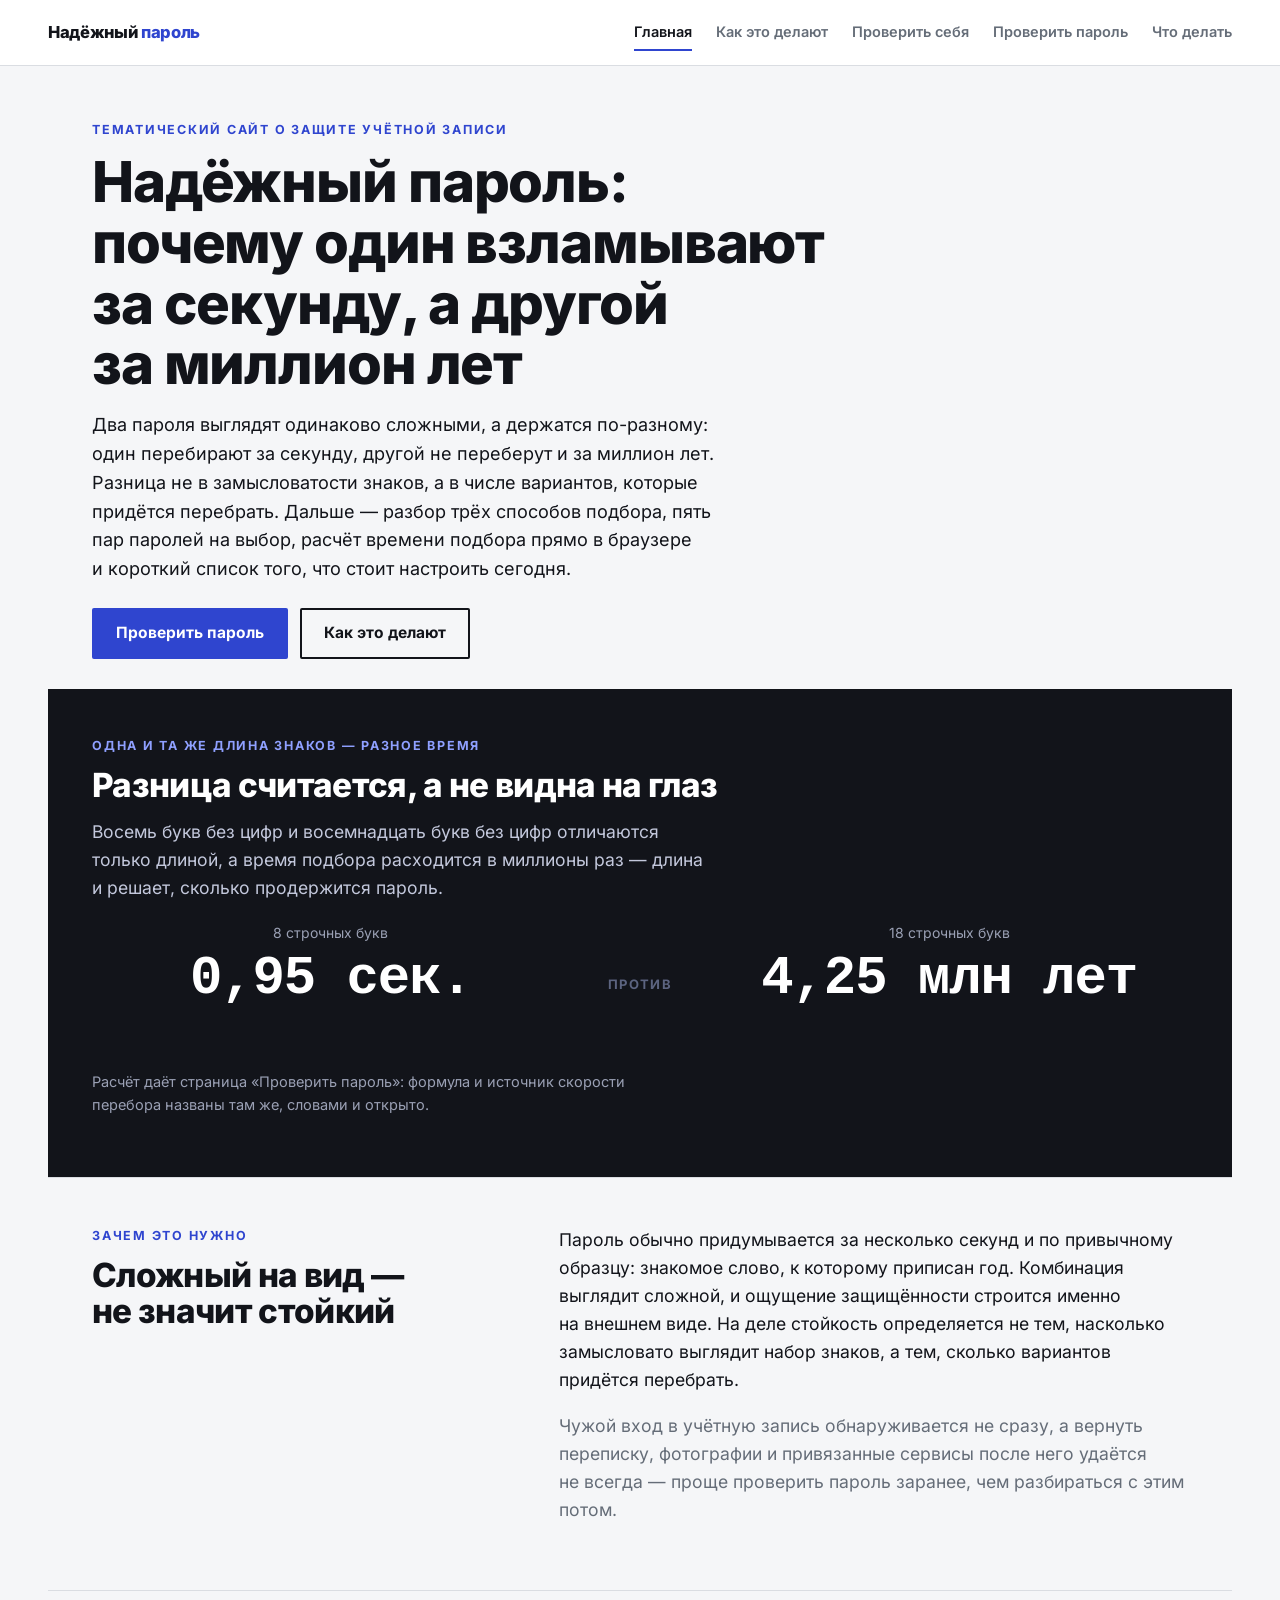
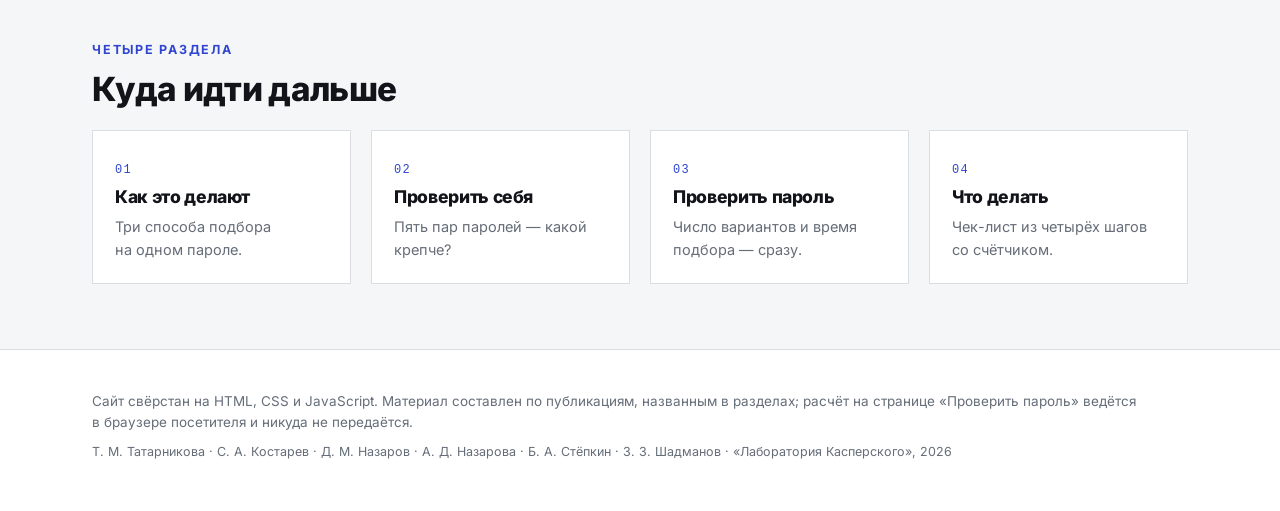
<file: index.html>
<!DOCTYPE html>
<!-- ⛔ СОБРАННАЯ СТРАНИЦА. Правки вносить в st916_parol.src\index.html и пересобирать:
     python _site_build.py out\st916_parol.src
     Здесь base64 шрифтов и картинок — ручная правка утонет и пропадёт. -->

<html lang="ru">
<head>
<meta charset="utf-8">
<meta name="viewport" content="width=device-width, initial-scale=1">
<title>Надёжный пароль: почему один взламывают за&nbsp;секунду, а&nbsp;другой за&nbsp;миллион лет</title>
<link rel="icon" href="data:image/svg+xml,%3Csvg xmlns='http://www.w3.org/2000/svg' viewBox='0 0 64 64'%3E%3Crect width='64' height='64' fill='%23f5f6f8'/%3E%3Cpath d='M20 28v-6a12 12 0 0 1 24 0v6' fill='none' stroke='%2312141a' stroke-width='5'/%3E%3Crect x='16' y='28' width='32' height='24' rx='3' fill='%232f45cf'/%3E%3Ccircle cx='32' cy='38' r='3.5' fill='%23f5f6f8'/%3E%3Crect x='30' y='40' width='4' height='7' fill='%23f5f6f8'/%3E%3C/svg%3E">
<link rel="stylesheet" href="style.css">
<!-- САЙТ. Формат: PROMPT_сайт.md. Заказ 916 «Надёжный пароль», партия 92.
     Источник — блок «Сайт.docx» и глава 1 файла КОМПЛЕКТ916_ПАРОЛЬ.md.
     ⛔ ЛГ-Ж0/СТ-З3: своего опроса, анкеты и апробации на сайте нет; числа — из
     публикаций, названных в главе 1: Татарникова · «Лаборатория Касперского» · Костарев ·
     Назаров Д. М. · Назарова А. Д. · Стёпкин · Шадманов.
     Страницы: П1 главная · П2 как это делают · П3 проверить себя · П4 проверить
     пароль (главный инструмент) · П5 что делать.
     Инструменты: И7 переключатель · И1 тест · И2 секундомер взлома (главный) · И6
     чек-лист (четыре, минимум три).
     Направление вида В2 «швейцарский модерн»; носитель графики — авторский SVG
     (исключение по норме фото: тип комплекта СТИКЕРЫ, тема — числа и символы). -->
</head>
<body data-page="главная">

<header class="top">
  <div class="wrap in">
    <a class="brand" href="index.html">Надёжный <span>пароль</span></a>
    <nav data-menu>
      <a href="index.html" aria-current="page">Главная</a>
      <a href="kak-lomayut.html">Как это делают</a>
      <a href="proverit-sebya.html">Проверить себя</a>
      <a href="proverit-parol.html">Проверить пароль</a>
      <a href="chto-delat.html">Что делать</a>
    </nav>
  </div>
</header>

<main>
  <section class="hero wrap" data-hero="Э2">
    <p class="kicker">Тематический сайт о&nbsp;защите учётной записи</p>
    <h1>Надёжный пароль: почему один взламывают за&nbsp;секунду, а&nbsp;другой за&nbsp;миллион лет</h1>
    <p class="lead">Два пароля выглядят одинаково сложными, а&nbsp;держатся по-разному: один
      перебирают за&nbsp;секунду, другой не&nbsp;переберут и&nbsp;за&nbsp;миллион лет. Разница не&nbsp;в
      замысловатости знаков, а&nbsp;в&nbsp;числе вариантов, которые придётся перебрать. Дальше —
      разбор трёх способов подбора, пять пар паролей на&nbsp;выбор, расчёт времени подбора
      прямо в&nbsp;браузере и&nbsp;короткий список того, что стоит настроить сегодня.</p>
    <div class="btns">
      <a class="btn" href="proverit-parol.html">Проверить пароль</a>
      <a class="btn ghost" href="kak-lomayut.html">Как это делают</a>
    </div>
  </section>

  <section class="stat wrap" data-sec="С3">
    <p class="kicker">Одна и&nbsp;та&nbsp;же&nbsp;длина знаков — разное время</p>
    <h2 style="color:#fff">Разница считается, а&nbsp;не&nbsp;видна на&nbsp;глаз</h2>
    <p style="color:#c3c8dc;max-width:56ch;margin-top:14px">Восемь букв без цифр и
      восемнадцать букв без цифр отличаются только длиной, а&nbsp;время подбора расходится
      в&nbsp;миллионы раз — длина и&nbsp;решает, сколько продержится пароль.</p>
    <div class="row">
      <div class="cell">
        <p style="color:#9aa0b4;font-size:14px;margin-bottom:8px">8 строчных букв</p>
        <p class="n">0,95 сек.</p>
      </div>
      <p class="vs">против</p>
      <div class="cell">
        <p style="color:#9aa0b4;font-size:14px;margin-bottom:8px">18 строчных букв</p>
        <p class="n">4,25 млн лет</p>
      </div>
    </div>
    <p class="cap">Расчёт даёт страница «Проверить пароль»: формула и&nbsp;источник скорости
      перебора названы там же, словами и&nbsp;открыто.</p>
  </section>

  <section class="sec wrap" data-sec="С1">
    <div class="g">
      <div class="c5">
        <p class="kicker">Зачем это нужно</p>
        <h2>Сложный на&nbsp;вид — не&nbsp;значит стойкий</h2>
      </div>
      <div class="c7">
        <p>Пароль обычно придумывается за&nbsp;несколько секунд и&nbsp;по&nbsp;привычному образцу:
          знакомое слово, к&nbsp;которому приписан год. Комбинация выглядит сложной, и
          ощущение защищённости строится именно на&nbsp;внешнем виде. На&nbsp;деле стойкость
          определяется не&nbsp;тем, насколько замысловато выглядит набор знаков, а&nbsp;тем,
          сколько вариантов придётся перебрать.</p>
        <p class="dim">Чужой вход в&nbsp;учётную запись обнаруживается не&nbsp;сразу, а&nbsp;вернуть
          переписку, фотографии и&nbsp;привязанные сервисы после него удаётся не&nbsp;всегда —
          проще проверить пароль заранее, чем разбираться с&nbsp;этим потом.</p>
      </div>
    </div>
  </section>

  <section class="sec wrap" data-sec="С2">
    <p class="kicker">Четыре раздела</p>
    <h2 style="margin-bottom:22px">Куда идти дальше</h2>
    <div class="cards">
      <a class="card" href="kak-lomayut.html">
        <p class="n">01</p>
        <h3>Как это делают</h3>
        <p>Три способа подбора на&nbsp;одном пароле.</p>
      </a>
      <a class="card" href="proverit-sebya.html">
        <p class="n">02</p>
        <h3>Проверить себя</h3>
        <p>Пять пар паролей — какой крепче?</p>
      </a>
      <a class="card" href="proverit-parol.html">
        <p class="n">03</p>
        <h3>Проверить пароль</h3>
        <p>Число вариантов и&nbsp;время подбора — сразу.</p>
      </a>
      <a class="card" href="chto-delat.html">
        <p class="n">04</p>
        <h3>Что делать</h3>
        <p>Чек-лист из&nbsp;четырёх шагов со&nbsp;счётчиком.</p>
      </a>
    </div>
  </section>
</main>

<footer>
  <div class="wrap">
    <p>Сайт свёрстан на&nbsp;HTML, CSS и&nbsp;JavaScript. Материал составлен по&nbsp;публикациям,
      названным в&nbsp;разделах; расчёт на&nbsp;странице «Проверить пароль» ведётся в&nbsp;браузере
      посетителя и&nbsp;никуда не&nbsp;передаётся.</p>
    <p class="src-list">Т. М. Татарникова · С. А. Костарев · Д. М. Назаров · А. Д. Назарова
      · Б. А. Стёпкин · З. З. Шадманов · «Лаборатория Касперского», 2026</p>
  </div>
</footer>

<script src="app.js"></script>
</body>
</html>
</file>
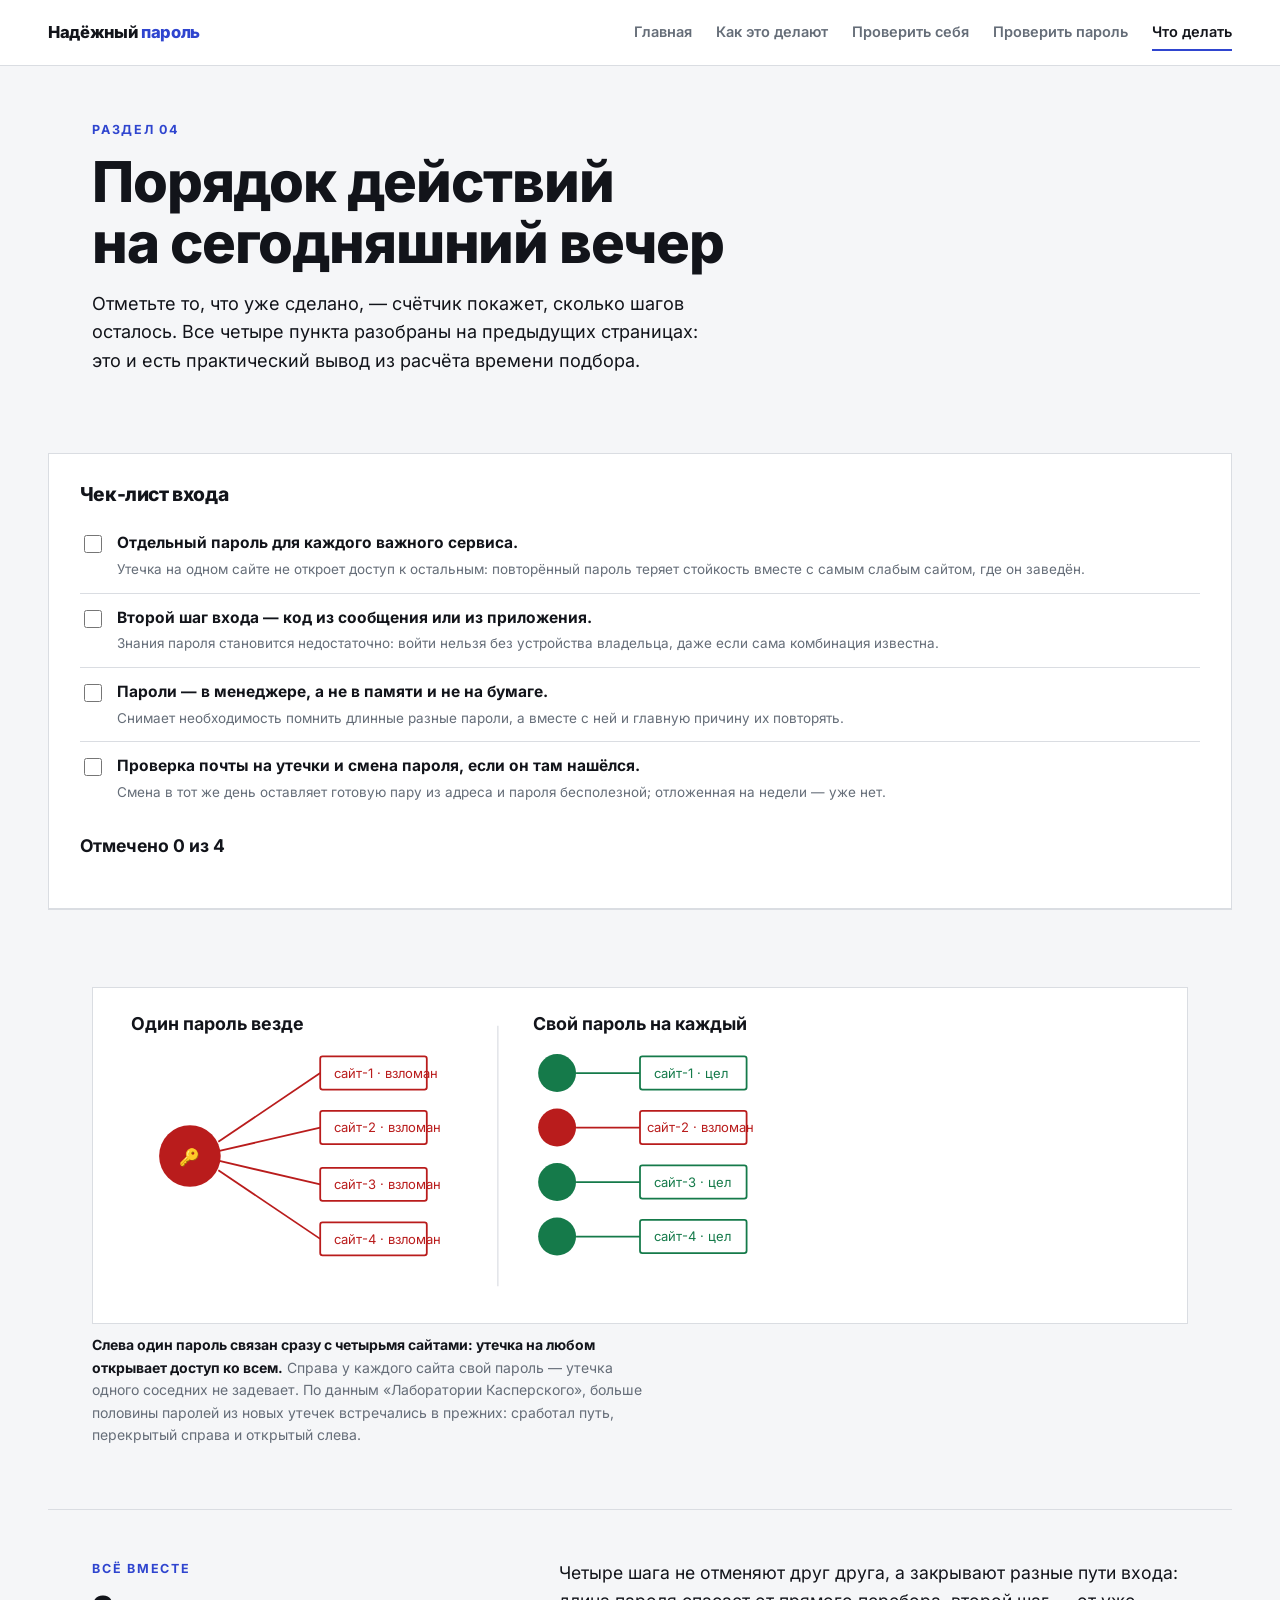
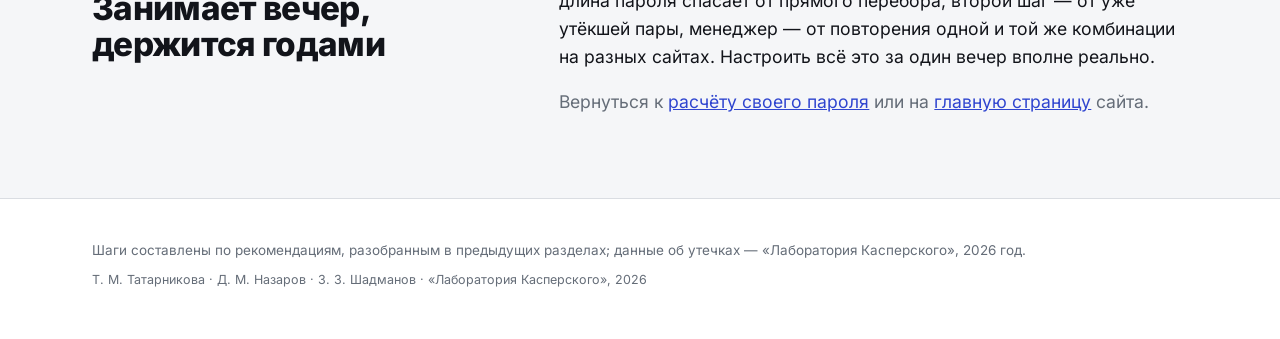
<file: chto-delat.html>
<!DOCTYPE html>
<!-- ⛔ СОБРАННАЯ СТРАНИЦА. Правки вносить в st916_parol.src\chto-delat.html и пересобирать:
     python _site_build.py out\st916_parol.src
     Здесь base64 шрифтов и картинок — ручная правка утонет и пропадёт. -->

<html lang="ru">
<head>
<meta charset="utf-8">
<meta name="viewport" content="width=device-width, initial-scale=1">
<title>Что делать — надёжный пароль</title>
<link rel="icon" href="data:image/svg+xml,%3Csvg xmlns='http://www.w3.org/2000/svg' viewBox='0 0 64 64'%3E%3Crect width='64' height='64' fill='%23f5f6f8'/%3E%3Cpath d='M20 28v-6a12 12 0 0 1 24 0v6' fill='none' stroke='%2312141a' stroke-width='5'/%3E%3Crect x='16' y='28' width='32' height='24' rx='3' fill='%232f45cf'/%3E%3Ccircle cx='32' cy='38' r='3.5' fill='%23f5f6f8'/%3E%3Crect x='30' y='40' width='4' height='7' fill='%23f5f6f8'/%3E%3C/svg%3E">
<link rel="stylesheet" href="style.css">
</head>
<body data-page="что делать">

<header class="top">
  <div class="wrap in">
    <a class="brand" href="index.html">Надёжный <span>пароль</span></a>
    <nav data-menu>
      <a href="index.html">Главная</a>
      <a href="kak-lomayut.html">Как это делают</a>
      <a href="proverit-sebya.html">Проверить себя</a>
      <a href="proverit-parol.html">Проверить пароль</a>
      <a href="chto-delat.html" aria-current="page">Что делать</a>
    </nav>
  </div>
</header>

<main>
  <section class="hero wrap" data-hero="Э5">
    <p class="kicker">Раздел 04</p>
    <h1>Порядок действий на&nbsp;сегодняшний вечер</h1>
    <p class="lead">Отметьте то, что уже сделано, — счётчик покажет, сколько шагов
      осталось. Все четыре пункта разобраны на&nbsp;предыдущих страницах: это и&nbsp;есть
      практический вывод из&nbsp;расчёта времени подбора.</p>
  </section>

  <section class="sec wrap" data-sec="С6" data-tool="И6">
    <h3>Чек-лист входа</h3>
    <div class="check">
      <label><input type="checkbox">
        <span><b>Отдельный пароль для каждого важного сервиса.</b>
        <span class="why">Утечка на&nbsp;одном сайте не&nbsp;откроет доступ к&nbsp;остальным:
          повторённый пароль теряет стойкость вместе с&nbsp;самым слабым сайтом, где он
          заведён.</span></span>
      </label>
      <label><input type="checkbox">
        <span><b>Второй шаг входа — код из&nbsp;сообщения или из&nbsp;приложения.</b>
        <span class="why">Знания пароля становится недостаточно: войти нельзя без
          устройства владельца, даже если сама комбинация известна.</span></span>
      </label>
      <label><input type="checkbox">
        <span><b>Пароли — в&nbsp;менеджере, а&nbsp;не&nbsp;в&nbsp;памяти и&nbsp;не&nbsp;на&nbsp;бумаге.</b>
        <span class="why">Снимает необходимость помнить длинные разные пароли, а
          вместе с&nbsp;ней и&nbsp;главную причину их&nbsp;повторять.</span></span>
      </label>
      <label><input type="checkbox">
        <span><b>Проверка почты на&nbsp;утечки и&nbsp;смена пароля, если он&nbsp;там нашёлся.</b>
        <span class="why">Смена в&nbsp;тот же&nbsp;день оставляет готовую пару из&nbsp;адреса и
          пароля бесполезной; отложенная на&nbsp;недели — уже нет.</span></span>
      </label>
      <p class="cnt">Отмечено 0 из&nbsp;4</p>
    </div>
  </section>

  <section class="sec wrap" data-sec="С10">
    <div class="scheme">
      <div class="svgbox">
        <svg viewBox="0 0 900 260" xmlns="http://www.w3.org/2000/svg" role="img" aria-labelledby="svgt4 svgd4">
          <title id="svgt4">Один пароль на&nbsp;все сайты связывает их&nbsp;общей уязвимостью</title>
          <desc id="svgd4">Слева один пароль подключён к&nbsp;четырём сайтам: утечка на
            любом открывает доступ ко&nbsp;всем. Справа у&nbsp;каждого сайта свой пароль:
            утечка одного соседних не&nbsp;задевает.</desc>
          <style>.ln{font-family:Inter,'Segoe UI',sans-serif}</style>
          <text x="20" y="24" class="ln" font-size="15" font-weight="700" fill="var(--ink)">Один пароль везде</text>
          <circle cx="70" cy="130" r="26" fill="var(--warn)"/>
          <text x="70" y="136" text-anchor="middle" font-size="14" fill="#fff" font-weight="700">🔑</text>
          <g stroke="var(--warn)" stroke-width="1.5">
            <line x1="94" y1="118" x2="180" y2="60"/>
            <line x1="94" y1="126" x2="180" y2="106"/>
            <line x1="94" y1="134" x2="180" y2="154"/>
            <line x1="94" y1="142" x2="180" y2="200"/>
          </g>
          <g fill="var(--paper2)" stroke="var(--warn)" stroke-width="1.5">
            <rect x="180" y="46" width="90" height="28" rx="2"/>
            <rect x="180" y="92" width="90" height="28" rx="2"/>
            <rect x="180" y="140" width="90" height="28" rx="2"/>
            <rect x="180" y="186" width="90" height="28" rx="2"/>
          </g>
          <g class="ln" font-size="11" fill="var(--warn)">
            <text x="192" y="64">сайт-1 · взломан</text>
            <text x="192" y="110">сайт-2 · взломан</text>
            <text x="192" y="158">сайт-3 · взломан</text>
            <text x="192" y="204">сайт-4 · взломан</text>
          </g>
          <line x1="330" y1="20" x2="330" y2="240" stroke="var(--line)" stroke-width="1"/>
          <text x="360" y="24" class="ln" font-size="15" font-weight="700" fill="var(--ink)">Свой пароль на&nbsp;каждый</text>
          <g>
            <circle cx="380" cy="60" r="16" fill="var(--ok)"/>
            <line x1="396" y1="60" x2="450" y2="60" stroke="var(--ok)" stroke-width="1.5"/>
            <rect x="450" y="46" width="90" height="28" rx="2" fill="var(--paper2)" stroke="var(--ok)" stroke-width="1.5"/>
            <text x="462" y="64" class="ln" font-size="11" fill="var(--ok)">сайт-1 · цел</text>

            <circle cx="380" cy="106" r="16" fill="var(--warn)"/>
            <line x1="396" y1="106" x2="450" y2="106" stroke="var(--warn)" stroke-width="1.5"/>
            <rect x="450" y="92" width="90" height="28" rx="2" fill="var(--paper2)" stroke="var(--warn)" stroke-width="1.5"/>
            <text x="456" y="110" class="ln" font-size="11" fill="var(--warn)">сайт-2 · взломан</text>

            <circle cx="380" cy="152" r="16" fill="var(--ok)"/>
            <line x1="396" y1="152" x2="450" y2="152" stroke="var(--ok)" stroke-width="1.5"/>
            <rect x="450" y="138" width="90" height="28" rx="2" fill="var(--paper2)" stroke="var(--ok)" stroke-width="1.5"/>
            <text x="462" y="156" class="ln" font-size="11" fill="var(--ok)">сайт-3 · цел</text>

            <circle cx="380" cy="198" r="16" fill="var(--ok)"/>
            <line x1="396" y1="198" x2="450" y2="198" stroke="var(--ok)" stroke-width="1.5"/>
            <rect x="450" y="184" width="90" height="28" rx="2" fill="var(--paper2)" stroke="var(--ok)" stroke-width="1.5"/>
            <text x="462" y="202" class="ln" font-size="11" fill="var(--ok)">сайт-4 · цел</text>
          </g>
        </svg>
      </div>
      <p class="cap"><b>Слева один пароль связан сразу с&nbsp;четырьмя сайтами: утечка
        на&nbsp;любом открывает доступ ко&nbsp;всем.</b> Справа у&nbsp;каждого сайта свой пароль —
        утечка одного соседних не&nbsp;задевает. По&nbsp;данным «Лаборатории Касперского»,
        больше половины паролей из&nbsp;новых утечек встречались в&nbsp;прежних: сработал путь,
        перекрытый справа и&nbsp;открытый слева.</p>
    </div>
  </section>

  <section class="sec wrap" data-sec="С1">
    <div class="g">
      <div class="c5">
        <p class="kicker">Всё вместе</p>
        <h2>Занимает вечер, держится годами</h2>
      </div>
      <div class="c7">
        <p>Четыре шага не&nbsp;отменяют друг друга, а&nbsp;закрывают разные пути входа: длина
          пароля спасает от&nbsp;прямого перебора, второй шаг — от&nbsp;уже утёкшей пары,
          менеджер — от&nbsp;повторения одной и&nbsp;той же&nbsp;комбинации на&nbsp;разных сайтах.
          Настроить всё это за&nbsp;один вечер вполне реально.</p>
        <p class="dim">Вернуться к&nbsp;<a href="proverit-parol.html">расчёту своего
          пароля</a> или на&nbsp;<a href="index.html">главную страницу</a> сайта.</p>
      </div>
    </div>
  </section>
</main>

<footer>
  <div class="wrap">
    <p>Шаги составлены по&nbsp;рекомендациям, разобранным в&nbsp;предыдущих разделах; данные об
      утечках — «Лаборатория Касперского», 2026 год.</p>
    <p class="src-list">Т. М. Татарникова · Д. М. Назаров · З. З. Шадманов ·
      «Лаборатория Касперского», 2026</p>
  </div>
</footer>

<script src="app.js"></script>
</body>
</html>
</file>
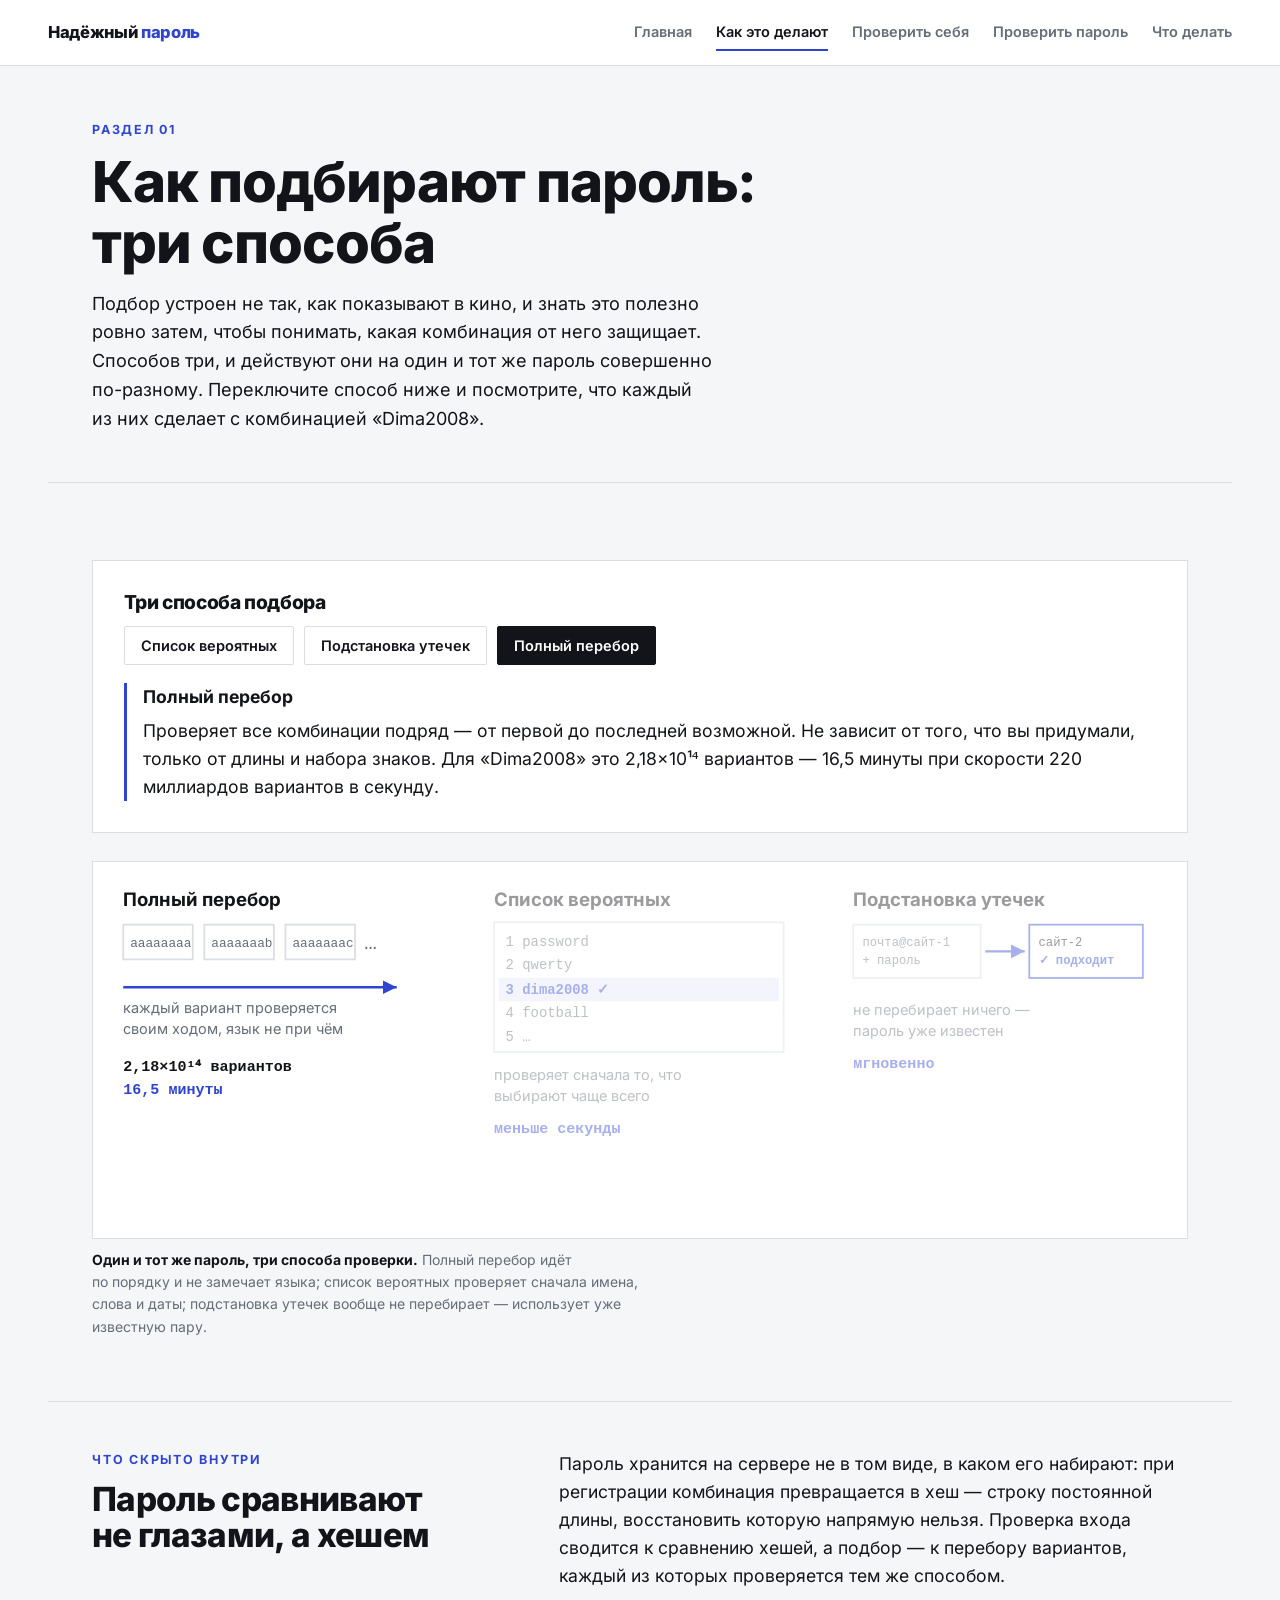
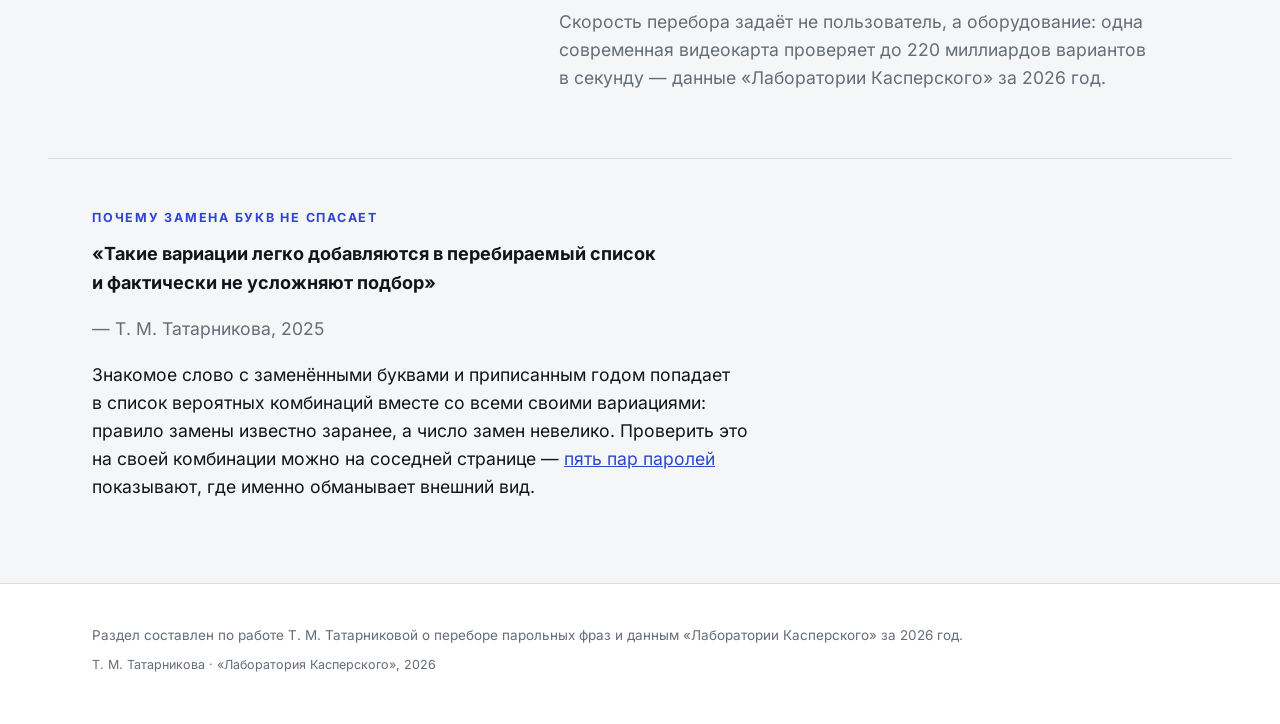
<file: kak-lomayut.html>
<!DOCTYPE html>
<!-- ⛔ СОБРАННАЯ СТРАНИЦА. Правки вносить в st916_parol.src\kak-lomayut.html и пересобирать:
     python _site_build.py out\st916_parol.src
     Здесь base64 шрифтов и картинок — ручная правка утонет и пропадёт. -->

<html lang="ru">
<head>
<meta charset="utf-8">
<meta name="viewport" content="width=device-width, initial-scale=1">
<title>Как это делают — надёжный пароль</title>
<link rel="icon" href="data:image/svg+xml,%3Csvg xmlns='http://www.w3.org/2000/svg' viewBox='0 0 64 64'%3E%3Crect width='64' height='64' fill='%23f5f6f8'/%3E%3Cpath d='M20 28v-6a12 12 0 0 1 24 0v6' fill='none' stroke='%2312141a' stroke-width='5'/%3E%3Crect x='16' y='28' width='32' height='24' rx='3' fill='%232f45cf'/%3E%3Ccircle cx='32' cy='38' r='3.5' fill='%23f5f6f8'/%3E%3Crect x='30' y='40' width='4' height='7' fill='%23f5f6f8'/%3E%3C/svg%3E">
<link rel="stylesheet" href="style.css">
</head>
<body data-page="как это делают">

<header class="top">
  <div class="wrap in">
    <a class="brand" href="index.html">Надёжный <span>пароль</span></a>
    <nav data-menu>
      <a href="index.html">Главная</a>
      <a href="kak-lomayut.html" aria-current="page">Как это делают</a>
      <a href="proverit-sebya.html">Проверить себя</a>
      <a href="proverit-parol.html">Проверить пароль</a>
      <a href="chto-delat.html">Что делать</a>
    </nav>
  </div>
</header>

<main>
  <section class="hero wrap" data-hero="Э5">
    <p class="kicker">Раздел 01</p>
    <h1>Как подбирают пароль: три способа</h1>
    <p class="lead">Подбор устроен не&nbsp;так, как показывают в&nbsp;кино, и&nbsp;знать это полезно
      ровно затем, чтобы понимать, какая комбинация от&nbsp;него защищает. Способов три, и
      действуют они на&nbsp;один и&nbsp;тот же&nbsp;пароль совершенно по-разному. Переключите способ
      ниже и&nbsp;посмотрите, что каждый из&nbsp;них сделает с&nbsp;комбинацией «Dima2008».</p>
  </section>

  <section class="sec wrap" data-sec="С10">
    <div data-tool="И7">
      <h3>Три способа подбора</h3>
      <div class="switch">
        <button data-k="spisok">Список вероятных</button>
        <button data-k="utechka">Подстановка утечек</button>
        <button data-k="perebor" class="on">Полный перебор</button>
      </div>
      <div class="out"><b>Полный перебор</b>Проверяет все комбинации подряд — от
        первой до&nbsp;последней возможной. Не&nbsp;зависит от&nbsp;того, что вы&nbsp;придумали, только
        от&nbsp;длины и&nbsp;набора знаков. Для «Dima2008» это 2,18×10¹⁴ вариантов — 16,5
        минуты при скорости 220 миллиардов вариантов в&nbsp;секунду.</div>
    </div>

    <div class="scheme">
      <div class="svgbox">
        <svg viewBox="0 0 920 300" xmlns="http://www.w3.org/2000/svg" role="img" aria-labelledby="svgt1 svgd1">
          <title id="svgt1">Три способа подбора одного и&nbsp;того же&nbsp;пароля «Dima2008»</title>
          <desc id="svgd1">Полный перебор идёт по&nbsp;порядку и&nbsp;проверяет 2,18×10 в&nbsp;14 степени
            вариантов за&nbsp;16,5 минуты. Список вероятных проверяет сначала имена, слова и
            даты и&nbsp;находит пароль третьим по&nbsp;счёту. Подстановка утечек не&nbsp;перебирает
            ничего — использует уже известную пару адреса и&nbsp;пароля.</desc>
          <style>
            .lane{opacity:.42;transition:opacity .2s}
            .lane.on{opacity:1}
            .ln{font-family:Inter,'Segoe UI',sans-serif}
            .mono{font-family:ui-monospace,Consolas,monospace}
          </style>
          <g data-lane="perebor" class="lane on">
            <text x="14" y="26" class="ln" font-size="16" font-weight="700" fill="var(--ink)">Полный перебор</text>
            <rect x="14" y="42" width="60" height="30" fill="none" stroke="var(--line)" stroke-width="1.5"/>
            <text x="20" y="61" class="mono" font-size="11" fill="var(--dim)">aaaaaaaa</text>
            <rect x="84" y="42" width="60" height="30" fill="none" stroke="var(--line)" stroke-width="1.5"/>
            <text x="90" y="61" class="mono" font-size="11" fill="var(--dim)">aaaaaaab</text>
            <rect x="154" y="42" width="60" height="30" fill="none" stroke="var(--line)" stroke-width="1.5"/>
            <text x="160" y="61" class="mono" font-size="11" fill="var(--dim)">aaaaaaac</text>
            <text x="222" y="63" class="mono" font-size="18" fill="var(--dim)">…</text>
            <path d="M14 96 h236" stroke="var(--accent)" stroke-width="2" marker-end="url(#arr)"/>
            <text x="14" y="118" class="ln" font-size="12.5" fill="var(--dim)">каждый вариант проверяется</text>
            <text x="14" y="136" class="ln" font-size="12.5" fill="var(--dim)">своим ходом, язык не&nbsp;при чём</text>
            <text x="14" y="168" class="mono" font-size="13" font-weight="700" fill="var(--ink)">2,18×10¹⁴ вариантов</text>
            <text x="14" y="188" class="mono" font-size="13" font-weight="700" fill="var(--accent)">16,5 минуты</text>
          </g>
          <g data-lane="spisok" class="lane" transform="translate(320,0)">
            <text x="14" y="26" class="ln" font-size="16" font-weight="700" fill="var(--ink)">Список вероятных</text>
            <rect x="14" y="40" width="250" height="112" fill="none" stroke="var(--line)" stroke-width="1.5"/>
            <text x="24" y="60" class="mono" font-size="12" fill="var(--dim)">1  password</text>
            <text x="24" y="80" class="mono" font-size="12" fill="var(--dim)">2  qwerty</text>
            <rect x="18" y="88" width="242" height="20" fill="var(--accent)" opacity=".12"/>
            <text x="24" y="102" class="mono" font-size="12" font-weight="700" fill="var(--accent)">3  dima2008 ✓</text>
            <text x="24" y="122" class="mono" font-size="12" fill="var(--dim)">4  football</text>
            <text x="24" y="142" class="mono" font-size="12" fill="var(--dim)">5  …</text>
            <text x="14" y="176" class="ln" font-size="12.5" fill="var(--dim)">проверяет сначала то, что</text>
            <text x="14" y="194" class="ln" font-size="12.5" fill="var(--dim)">выбирают чаще всего</text>
            <text x="14" y="222" class="mono" font-size="13" font-weight="700" fill="var(--accent)">меньше секунды</text>
          </g>
          <g data-lane="utechka" class="lane" transform="translate(630,0)">
            <text x="14" y="26" class="ln" font-size="16" font-weight="700" fill="var(--ink)">Подстановка утечек</text>
            <rect x="14" y="42" width="110" height="46" fill="none" stroke="var(--line)" stroke-width="1.5"/>
            <text x="22" y="60" class="mono" font-size="10.5" fill="var(--dim)">почта@сайт-1</text>
            <text x="22" y="76" class="mono" font-size="10.5" fill="var(--dim)">+ пароль</text>
            <path d="M128 65 h34" stroke="var(--accent)" stroke-width="2" marker-end="url(#arr)"/>
            <rect x="166" y="42" width="98" height="46" fill="none" stroke="var(--accent)" stroke-width="1.5"/>
            <text x="174" y="60" class="mono" font-size="10.5" fill="var(--ink)">сайт-2</text>
            <text x="174" y="76" class="mono" font-size="10.5" font-weight="700" fill="var(--accent)">✓ подходит</text>
            <text x="14" y="120" class="ln" font-size="12.5" fill="var(--dim)">не&nbsp;перебирает ничего —</text>
            <text x="14" y="138" class="ln" font-size="12.5" fill="var(--dim)">пароль уже известен</text>
            <text x="14" y="166" class="mono" font-size="13" font-weight="700" fill="var(--accent)">мгновенно</text>
          </g>
          <defs>
            <marker id="arr" markerWidth="8" markerHeight="8" refX="6" refY="3" orient="auto">
              <path d="M0 0 L6 3 L0 6 z" fill="var(--accent)"/>
            </marker>
          </defs>
        </svg>
      </div>
      <p class="cap"><b>Один и&nbsp;тот же&nbsp;пароль, три способа проверки.</b> Полный перебор
        идёт по&nbsp;порядку и&nbsp;не&nbsp;замечает языка; список вероятных проверяет сначала имена,
        слова и&nbsp;даты; подстановка утечек вообще не&nbsp;перебирает — использует уже
        известную пару.</p>
    </div>
  </section>

  <section class="sec wrap" data-sec="С1">
    <div class="g">
      <div class="c5">
        <p class="kicker">Что скрыто внутри</p>
        <h2>Пароль сравнивают не&nbsp;глазами, а&nbsp;хешем</h2>
      </div>
      <div class="c7">
        <p>Пароль хранится на&nbsp;сервере не&nbsp;в&nbsp;том виде, в&nbsp;каком его набирают: при
          регистрации комбинация превращается в&nbsp;хеш — строку постоянной длины,
          восстановить которую напрямую нельзя. Проверка входа сводится к&nbsp;сравнению
          хешей, а&nbsp;подбор — к&nbsp;перебору вариантов, каждый из&nbsp;которых проверяется тем же
          способом.</p>
        <p class="dim">Скорость перебора задаёт не&nbsp;пользователь, а&nbsp;оборудование: одна
          современная видеокарта проверяет до&nbsp;220 миллиардов вариантов в&nbsp;секунду —
          данные «Лаборатории Касперского» за&nbsp;2026 год.</p>
      </div>
    </div>
  </section>

  <section class="sec wrap" data-sec="С8">
    <p class="kicker">Почему замена букв не&nbsp;спасает</p>
    <p class="lead" style="max-width:52ch;font-weight:700">«Такие вариации легко
      добавляются в&nbsp;перебираемый список и&nbsp;фактически не&nbsp;усложняют подбор»</p>
    <p class="dim" style="margin-top:6px">— Т. М. Татарникова, 2025</p>
    <p style="margin-top:18px">Знакомое слово с&nbsp;заменёнными буквами и&nbsp;приписанным годом
      попадает в&nbsp;список вероятных комбинаций вместе со&nbsp;всеми своими вариациями: правило
      замены известно заранее, а&nbsp;число замен невелико. Проверить это на&nbsp;своей
      комбинации можно на&nbsp;соседней странице — <a href="proverit-sebya.html">пять пар
      паролей</a> показывают, где именно обманывает внешний вид.</p>
  </section>
</main>

<footer>
  <div class="wrap">
    <p>Раздел составлен по&nbsp;работе Т. М. Татарниковой о&nbsp;переборе парольных фраз и
      данным «Лаборатории Касперского» за&nbsp;2026 год.</p>
    <p class="src-list">Т. М. Татарникова · «Лаборатория Касперского», 2026</p>
  </div>
</footer>

<script src="app.js"></script>
</body>
</html>
</file>
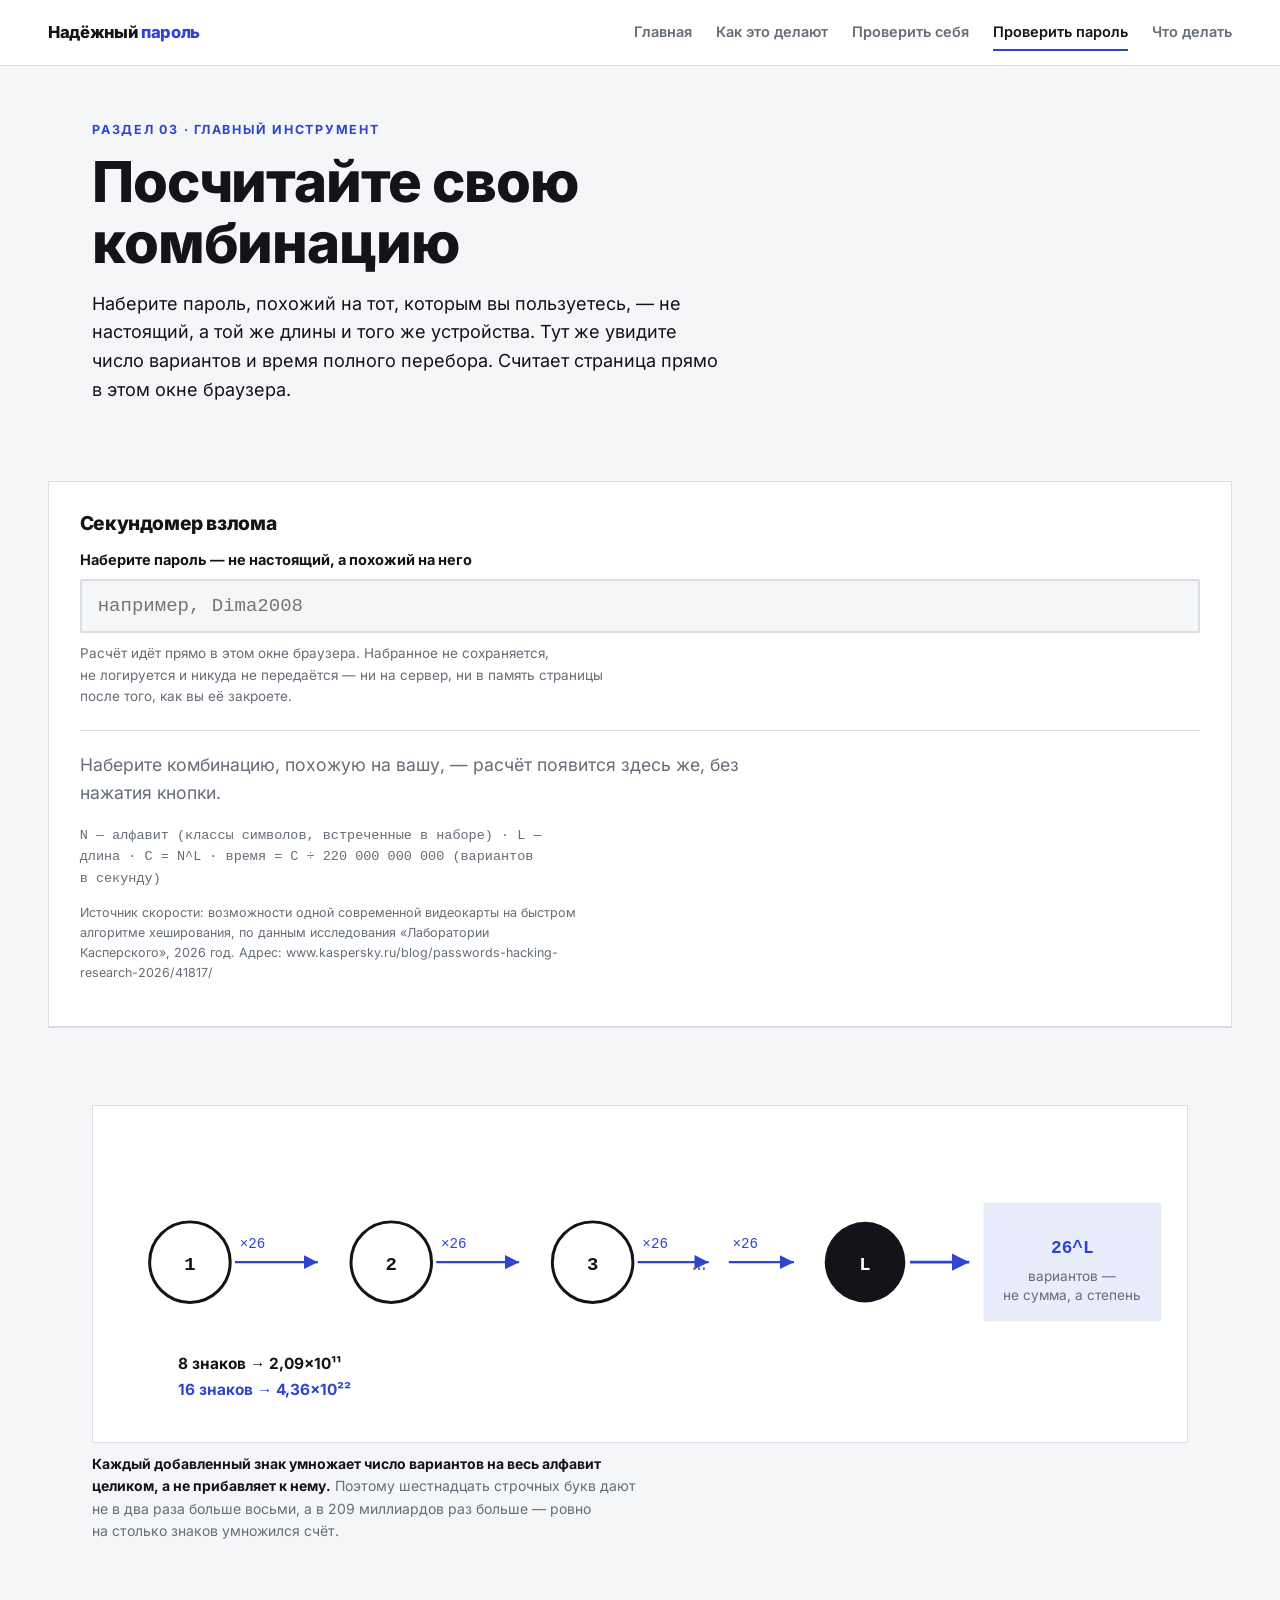
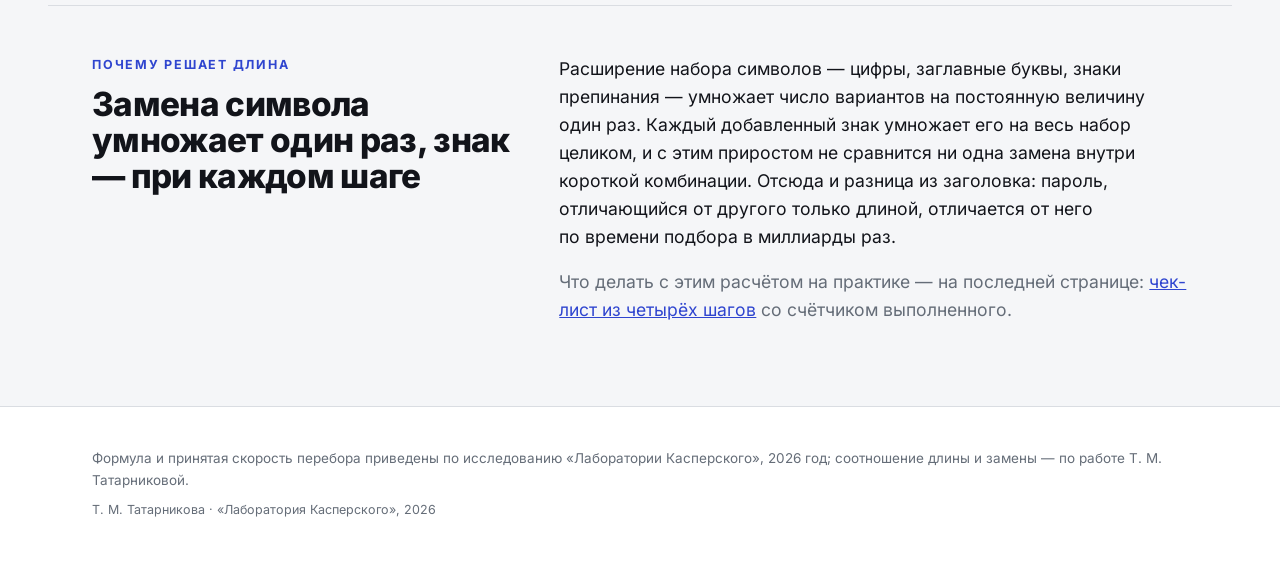
<file: proverit-parol.html>
<!DOCTYPE html>
<!-- ⛔ СОБРАННАЯ СТРАНИЦА. Правки вносить в st916_parol.src\proverit-parol.html и пересобирать:
     python _site_build.py out\st916_parol.src
     Здесь base64 шрифтов и картинок — ручная правка утонет и пропадёт. -->

<html lang="ru">
<head>
<meta charset="utf-8">
<meta name="viewport" content="width=device-width, initial-scale=1">
<title>Проверить пароль — надёжный пароль</title>
<link rel="icon" href="data:image/svg+xml,%3Csvg xmlns='http://www.w3.org/2000/svg' viewBox='0 0 64 64'%3E%3Crect width='64' height='64' fill='%23f5f6f8'/%3E%3Cpath d='M20 28v-6a12 12 0 0 1 24 0v6' fill='none' stroke='%2312141a' stroke-width='5'/%3E%3Crect x='16' y='28' width='32' height='24' rx='3' fill='%232f45cf'/%3E%3Ccircle cx='32' cy='38' r='3.5' fill='%23f5f6f8'/%3E%3Crect x='30' y='40' width='4' height='7' fill='%23f5f6f8'/%3E%3C/svg%3E">
<link rel="stylesheet" href="style.css">
</head>
<body data-page="проверить пароль">

<header class="top">
  <div class="wrap in">
    <a class="brand" href="index.html">Надёжный <span>пароль</span></a>
    <nav data-menu>
      <a href="index.html">Главная</a>
      <a href="kak-lomayut.html">Как это делают</a>
      <a href="proverit-sebya.html">Проверить себя</a>
      <a href="proverit-parol.html" aria-current="page">Проверить пароль</a>
      <a href="chto-delat.html">Что делать</a>
    </nav>
  </div>
</header>

<main>
  <section class="hero wrap" data-hero="Э5">
    <p class="kicker">Раздел 03 · главный инструмент</p>
    <h1>Посчитайте свою комбинацию</h1>
    <p class="lead">Наберите пароль, похожий на&nbsp;тот, которым вы&nbsp;пользуетесь, — не
      настоящий, а&nbsp;той же&nbsp;длины и&nbsp;того же&nbsp;устройства. Тут же&nbsp;увидите число вариантов
      и&nbsp;время полного перебора. Считает страница прямо в&nbsp;этом окне браузера.</p>
  </section>

  <section class="sec wrap" data-sec="С3" data-tool="И2">
    <h3>Секундомер взлома</h3>
    <div class="calc">
      <label for="pwd">Наберите пароль — не&nbsp;настоящий, а&nbsp;похожий на&nbsp;него</label>
      <input type="text" id="pwd" placeholder="например, Dima2008" autocomplete="off"
             spellcheck="false">
      <p class="note">Расчёт идёт прямо в&nbsp;этом окне браузера. Набранное не&nbsp;сохраняется,
        не&nbsp;логируется и&nbsp;никуда не&nbsp;передаётся — ни&nbsp;на&nbsp;сервер, ни&nbsp;в&nbsp;память страницы
        после того, как вы&nbsp;её&nbsp;закроете.</p>

      <div class="result"></div>

      <p class="formula">N&nbsp;— алфавит (классы символов, встреченные в&nbsp;наборе) · L&nbsp;—
        длина · C&nbsp;= N^L&nbsp;· время = C&nbsp;÷ 220 000 000 000 (вариантов в&nbsp;секунду)</p>
      <p class="src">Источник скорости: возможности одной современной видеокарты на
        быстром алгоритме хеширования, по&nbsp;данным исследования «Лаборатории
        Касперского», 2026 год. Адрес: www.kaspersky.ru/blog/passwords-hacking-research-2026/41817/</p>
    </div>
  </section>

  <section class="sec wrap" data-sec="С10">
    <div class="scheme">
      <div class="svgbox">
        <svg viewBox="0 0 900 260" xmlns="http://www.w3.org/2000/svg" role="img" aria-labelledby="svgt3 svgd3">
          <title id="svgt3">Каждый добавленный знак умножает число вариантов на&nbsp;весь алфавит</title>
          <desc id="svgd3">Цепочка из&nbsp;четырёх позиций пароля, каждая связана стрелкой
            «умножить на&nbsp;26» со&nbsp;следующей; в&nbsp;конце — итоговое число вариантов.</desc>
          <style>.mono{font-family:ui-monospace,Consolas,monospace}
                 .ln{font-family:Inter,'Segoe UI',sans-serif}</style>
          <g>
            <circle cx="70" cy="120" r="34" fill="none" stroke="var(--ink)" stroke-width="2.5"/>
            <text x="70" y="127" text-anchor="middle" class="mono" font-size="16" font-weight="700" fill="var(--ink)">1</text>
            <path d="M108 120 h70" stroke="var(--accent)" stroke-width="2" marker-end="url(#arr3)"/>
            <text x="112" y="108" class="mono" font-size="12" fill="var(--accent)">×26</text>

            <circle cx="240" cy="120" r="34" fill="none" stroke="var(--ink)" stroke-width="2.5"/>
            <text x="240" y="127" text-anchor="middle" class="mono" font-size="16" font-weight="700" fill="var(--ink)">2</text>
            <path d="M278 120 h70" stroke="var(--accent)" stroke-width="2" marker-end="url(#arr3)"/>
            <text x="282" y="108" class="mono" font-size="12" fill="var(--accent)">×26</text>

            <circle cx="410" cy="120" r="34" fill="none" stroke="var(--ink)" stroke-width="2.5"/>
            <text x="410" y="127" text-anchor="middle" class="mono" font-size="16" font-weight="700" fill="var(--ink)">3</text>
            <path d="M448 120 h60" stroke="var(--accent)" stroke-width="2" marker-end="url(#arr3)"/>
            <text x="452" y="108" class="mono" font-size="12" fill="var(--accent)">×26</text>
            <text x="500" y="127" text-anchor="middle" class="mono" font-size="20" fill="var(--dim)">…</text>
            <path d="M525 120 h55" stroke="var(--accent)" stroke-width="2" marker-end="url(#arr3)"/>
            <text x="528" y="108" class="mono" font-size="12" fill="var(--accent)">×26</text>

            <circle cx="640" cy="120" r="34" fill="var(--ink)"/>
            <text x="640" y="127" text-anchor="middle" class="mono" font-size="16" font-weight="700" fill="#fff">L</text>
            <path d="M678 120 h50" stroke="var(--accent)" stroke-width="2.5" marker-end="url(#arr3)"/>

            <rect x="740" y="70" width="150" height="100" fill="var(--accent)" opacity=".1"/>
            <text x="815" y="112" text-anchor="middle" class="mono" font-size="15" font-weight="700" fill="var(--accent)">26^L</text>
            <text x="815" y="136" text-anchor="middle" class="ln" font-size="11.5" fill="var(--dim)">вариантов —</text>
            <text x="815" y="152" text-anchor="middle" class="ln" font-size="11.5" fill="var(--dim)">не&nbsp;сумма, а&nbsp;степень</text>
          </g>
          <text x="60" y="210" class="ln" font-size="13" fill="var(--ink)" font-weight="700">8 знаков → 2,09×10¹¹</text>
          <text x="60" y="232" class="ln" font-size="13" fill="var(--accent)" font-weight="700">16 знаков → 4,36×10²²</text>
          <defs>
            <marker id="arr3" markerWidth="8" markerHeight="8" refX="6" refY="3" orient="auto">
              <path d="M0 0 L6 3 L0 6 z" fill="var(--accent)"/>
            </marker>
          </defs>
        </svg>
      </div>
      <p class="cap"><b>Каждый добавленный знак умножает число вариантов на&nbsp;весь
        алфавит целиком, а&nbsp;не&nbsp;прибавляет к&nbsp;нему.</b> Поэтому шестнадцать строчных
        букв дают не&nbsp;в&nbsp;два раза больше восьми, а&nbsp;в&nbsp;209 миллиардов раз больше —
        ровно на&nbsp;столько знаков умножился счёт.</p>
    </div>
  </section>

  <section class="sec wrap" data-sec="С1">
    <div class="g">
      <div class="c5">
        <p class="kicker">Почему решает длина</p>
        <h2>Замена символа умножает один раз, знак — при каждом шаге</h2>
      </div>
      <div class="c7">
        <p>Расширение набора символов — цифры, заглавные буквы, знаки препинания —
          умножает число вариантов на&nbsp;постоянную величину один раз. Каждый добавленный
          знак умножает его на&nbsp;весь набор целиком, и&nbsp;с&nbsp;этим приростом не&nbsp;сравнится ни
          одна замена внутри короткой комбинации. Отсюда и&nbsp;разница из&nbsp;заголовка: пароль,
          отличающийся от&nbsp;другого только длиной, отличается от&nbsp;него по&nbsp;времени
          подбора в&nbsp;миллиарды раз.</p>
        <p class="dim">Что делать с&nbsp;этим расчётом на&nbsp;практике — на&nbsp;последней странице:
          <a href="chto-delat.html">чек-лист из&nbsp;четырёх шагов</a> со&nbsp;счётчиком
          выполненного.</p>
      </div>
    </div>
  </section>
</main>

<footer>
  <div class="wrap">
    <p>Формула и&nbsp;принятая скорость перебора приведены по&nbsp;исследованию «Лаборатории
      Касперского», 2026 год; соотношение длины и&nbsp;замены — по&nbsp;работе Т. М. Татарниковой.</p>
    <p class="src-list">Т. М. Татарникова · «Лаборатория Касперского», 2026</p>
  </div>
</footer>

<script src="app.js"></script>
</body>
</html>
</file>
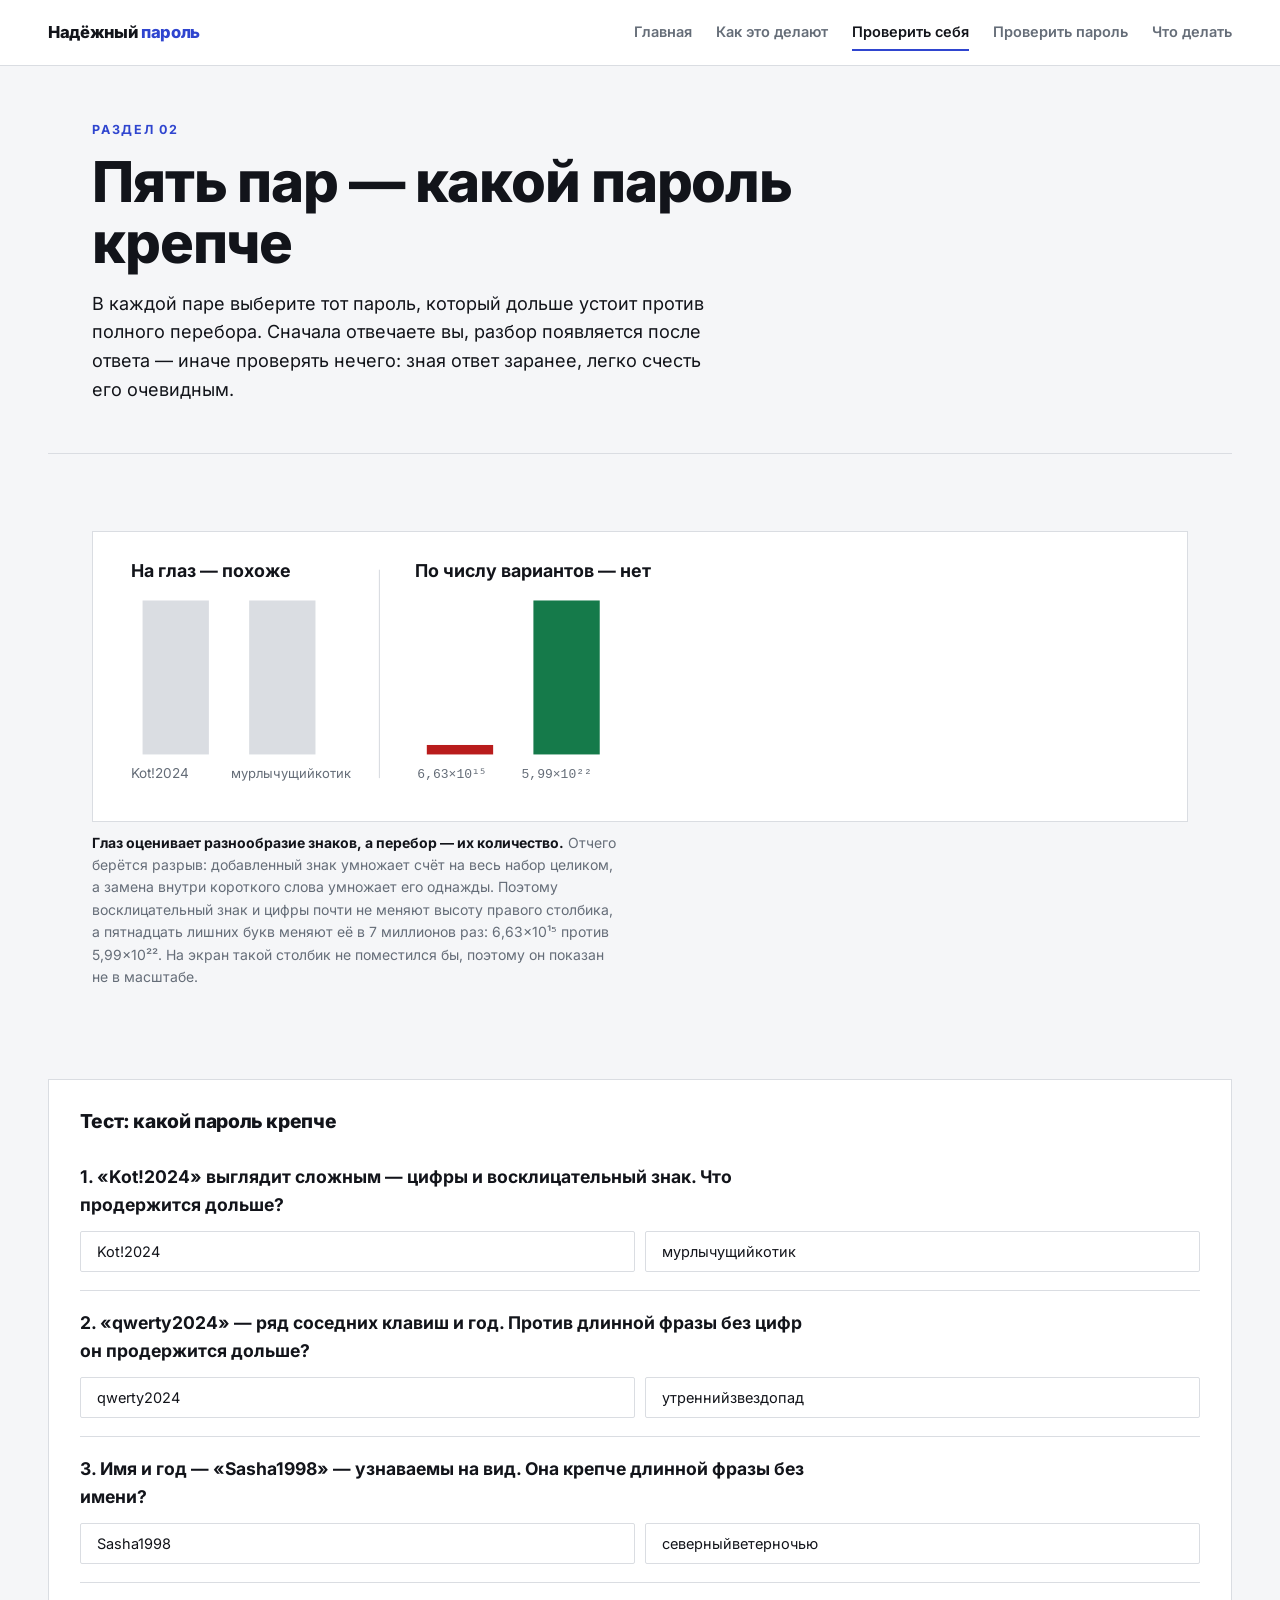
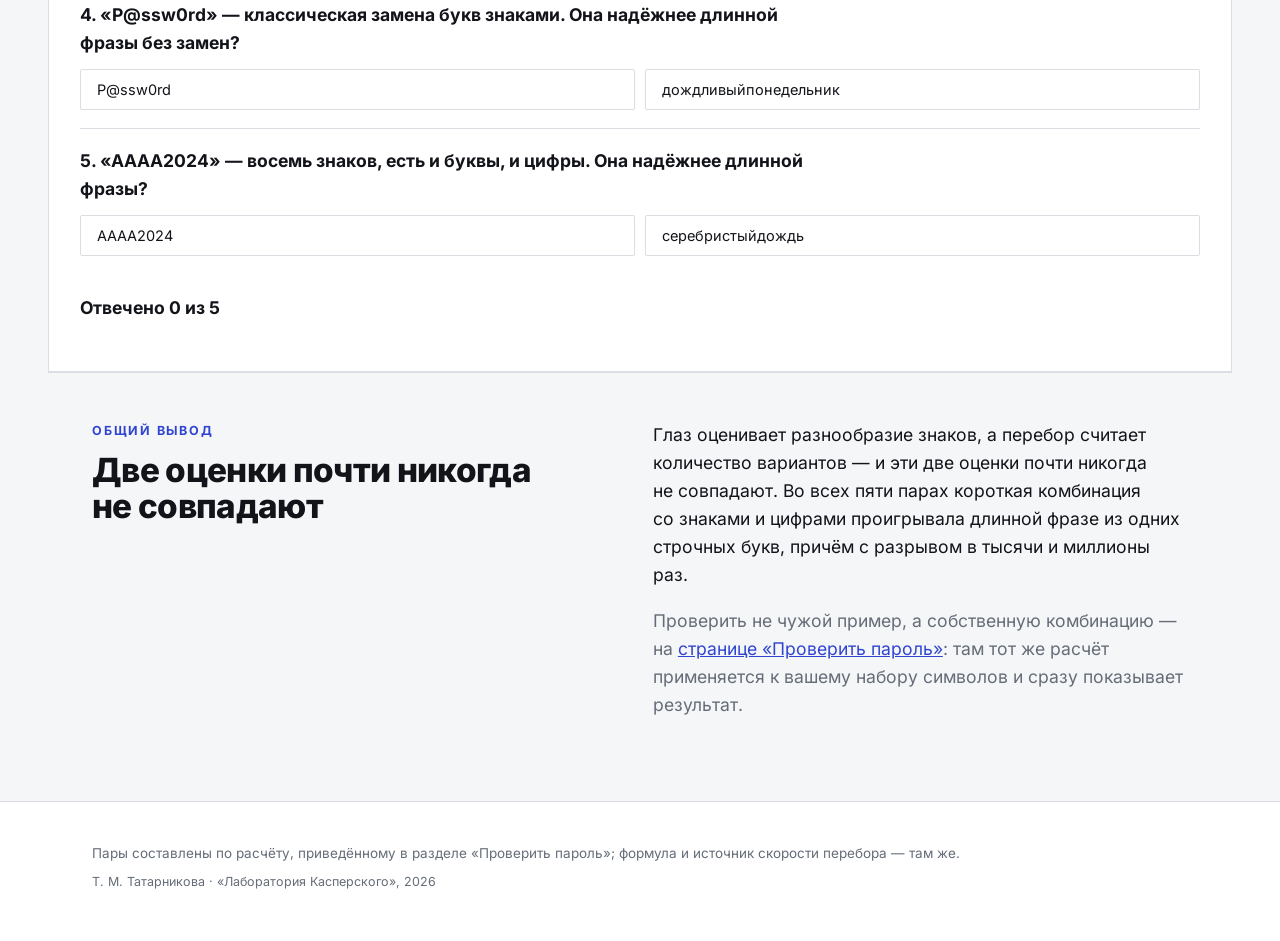
<file: proverit-sebya.html>
<!DOCTYPE html>
<!-- ⛔ СОБРАННАЯ СТРАНИЦА. Правки вносить в st916_parol.src\proverit-sebya.html и пересобирать:
     python _site_build.py out\st916_parol.src
     Здесь base64 шрифтов и картинок — ручная правка утонет и пропадёт. -->

<html lang="ru">
<head>
<meta charset="utf-8">
<meta name="viewport" content="width=device-width, initial-scale=1">
<title>Проверить себя — надёжный пароль</title>
<link rel="icon" href="data:image/svg+xml,%3Csvg xmlns='http://www.w3.org/2000/svg' viewBox='0 0 64 64'%3E%3Crect width='64' height='64' fill='%23f5f6f8'/%3E%3Cpath d='M20 28v-6a12 12 0 0 1 24 0v6' fill='none' stroke='%2312141a' stroke-width='5'/%3E%3Crect x='16' y='28' width='32' height='24' rx='3' fill='%232f45cf'/%3E%3Ccircle cx='32' cy='38' r='3.5' fill='%23f5f6f8'/%3E%3Crect x='30' y='40' width='4' height='7' fill='%23f5f6f8'/%3E%3C/svg%3E">
<link rel="stylesheet" href="style.css">
</head>
<body data-page="проверить себя">

<header class="top">
  <div class="wrap in">
    <a class="brand" href="index.html">Надёжный <span>пароль</span></a>
    <nav data-menu>
      <a href="index.html">Главная</a>
      <a href="kak-lomayut.html">Как это делают</a>
      <a href="proverit-sebya.html" aria-current="page">Проверить себя</a>
      <a href="proverit-parol.html">Проверить пароль</a>
      <a href="chto-delat.html">Что делать</a>
    </nav>
  </div>
</header>

<main>
  <section class="hero wrap" data-hero="Э5">
    <p class="kicker">Раздел 02</p>
    <h1>Пять пар — какой пароль крепче</h1>
    <p class="lead">В&nbsp;каждой паре выберите тот пароль, который дольше устоит против
      полного перебора. Сначала отвечаете вы, разбор появляется после ответа —
      иначе проверять нечего: зная ответ заранее, легко счесть его очевидным.</p>
  </section>

  <section class="sec wrap" data-sec="С10">
    <div class="scheme">
      <div class="svgbox">
        <svg viewBox="0 0 900 220" xmlns="http://www.w3.org/2000/svg" role="img" aria-labelledby="svgt2 svgd2">
          <title id="svgt2">На&nbsp;глаз пароли похожи, а&nbsp;по&nbsp;числу вариантов — нет</title>
          <desc id="svgd2">Слева видимая сложность одинакова. Справа число вариантов
            «Kot!2024» и&nbsp;«мурлычущийкотик»; правый столбик показан не&nbsp;в&nbsp;масштабе.</desc>
          <text x="20" y="26" font-family="Inter,sans-serif" font-size="15" font-weight="700" fill="var(--ink)">На&nbsp;глаз — похоже</text>
          <rect x="30" y="46" width="56" height="130" fill="var(--line)"/>
          <rect x="120" y="46" width="56" height="130" fill="var(--line)"/>
          <text x="20" y="196" font-family="Inter,sans-serif" font-size="11.5" fill="var(--dim)">Kot!2024</text>
          <text x="105" y="196" font-family="Inter,sans-serif" font-size="11" fill="var(--dim)">мурлычущийкотик</text>
          <line x1="230" y1="20" x2="230" y2="196" stroke="var(--line)" stroke-width="1"/>
          <text x="260" y="26" font-family="Inter,sans-serif" font-size="15" font-weight="700" fill="var(--ink)">По&nbsp;числу вариантов — нет</text>
          <rect x="270" y="168" width="56" height="8" fill="var(--warn)"/>
          <rect x="360" y="46" width="56" height="130" fill="var(--ok)"/>
          <text x="262" y="196" font-family="ui-monospace,Consolas,monospace" font-size="11" fill="var(--dim)">6,63×10¹⁵</text>
          <text x="350" y="196" font-family="ui-monospace,Consolas,monospace" font-size="11" fill="var(--dim)">5,99×10²²</text>
        </svg>
      </div>
      <p class="cap"><b>Глаз оценивает разнообразие знаков, а&nbsp;перебор — их
        количество.</b> Отчего берётся разрыв: добавленный знак умножает счёт на&nbsp;весь
        набор целиком, а&nbsp;замена внутри короткого слова умножает его&nbsp;однажды. Поэтому
        восклицательный знак и&nbsp;цифры почти не&nbsp;меняют высоту правого столбика, а&nbsp;пятнадцать
        лишних букв меняют её&nbsp;в&nbsp;7 миллионов раз: 6,63×10¹⁵ против 5,99×10²². На&nbsp;экран
        такой столбик не&nbsp;поместился бы, поэтому он&nbsp;показан не&nbsp;в&nbsp;масштабе.</p>
    </div>
  </section>

  <section class="sec wrap" data-sec="С5" data-tool="И1">
      <h3>Тест: какой пароль крепче</h3>

      <div class="q">
        <p class="t">1. «Kot!2024» выглядит сложным — цифры и&nbsp;восклицательный знак.
          Что продержится дольше?</p>
        <div class="opts">
          <button>Kot!2024</button>
          <button data-ok="1">мурлычущийкотик</button>
        </div>
        <p class="why"><b>«мурлычущийкотик» устоит дольше.</b> У&nbsp;«Kot!2024» — 6,63×10¹⁵
          вариантов, 8,38 часа перебора. У&nbsp;пятнадцати строчных букв «мурлычущийкотик» —
          5,99×10²² вариантов, 8 633 года. Знак и&nbsp;цифры дают лишь постоянный
          множитель, а&nbsp;каждая лишняя буква умножает число вариантов на&nbsp;весь алфавит.</p>
      </div>

      <div class="q">
        <p class="t">2. «qwerty2024» — ряд соседних клавиш и&nbsp;год. Против длинной
          фразы без цифр он&nbsp;продержится дольше?</p>
        <div class="opts">
          <button>qwerty2024</button>
          <button data-ok="1">утреннийзвездопад</button>
        </div>
        <p class="why"><b>Меньше.</b> У&nbsp;«qwerty2024» — 3,66×10¹⁵ вариантов, 4,62 часа.
          У&nbsp;семнадцати строчных букв «утреннийзвездопад» — 6,53×10²⁵ вариантов,
          9,40 млн лет. Ряд соседних клавиш к&nbsp;тому же&nbsp;стоит в&nbsp;списке вероятных одним
          из&nbsp;первых — реальный подбор ещё быстрее расчётного.</p>
      </div>

      <div class="q">
        <p class="t">3. Имя и&nbsp;год — «Sasha1998» — узнаваемы на&nbsp;вид. Она крепче
          длинной фразы без имени?</p>
        <div class="opts">
          <button>Sasha1998</button>
          <button data-ok="1">северныйветерночью</button>
        </div>
        <p class="why"><b>Нет.</b> «Sasha1998» — 1,35×10¹⁶ вариантов, 17,09 часа.
          Восемнадцать строчных букв «северныйветерночью» — 2,15×10²⁷ вариантов,
          310 млн лет. Имя и&nbsp;год, как показано в&nbsp;разделе «Как это делают», стоят в
          списке вероятных одними из&nbsp;первых.</p>
      </div>

      <div class="q">
        <p class="t">4. «P@ssw0rd» — классическая замена букв знаками. Она
          надёжнее длинной фразы без замен?</p>
        <div class="opts">
          <button>P@ssw0rd</button>
          <button data-ok="1">дождливыйпонедельник</button>
        </div>
        <p class="why"><b>Нет.</b> У&nbsp;«P@ssw0rd» — 6,63×10¹⁵ вариантов, 8,38 часа — та
          же&nbsp;величина, что у&nbsp;«Kot!2024»: набор символов тот же. У&nbsp;двадцати строчных
          букв «дождливыйпонедельник» — 2,35×10³⁰ вариантов, счёт идёт на&nbsp;сотни
          миллиардов лет. «a→@, o→0» не&nbsp;создаёт нового алфавита.</p>
      </div>

      <div class="q">
        <p class="t">5. «AAAA2024» — восемь знаков, есть и&nbsp;буквы, и&nbsp;цифры. Она
          надёжнее длинной фразы?</p>
        <div class="opts">
          <button>AAAA2024</button>
          <button data-ok="1">серебристыйдождь</button>
        </div>
        <p class="why"><b>Нет, и&nbsp;разрыв здесь самый большой.</b> У&nbsp;«AAAA2024» —
          2,82×10¹² вариантов, но&nbsp;перебор займёт 12,82 секунды: повтор одного знака
          резко сужает список вероятных. У&nbsp;шестнадцати строчных букв «серебристыйдождь»
          — 1,98×10²⁴ вариантов, 284 903 года.</p>
      </div>

      <p class="score">Отвечено 0 из&nbsp;5</p>
  </section>

  <section class="sec wrap" data-sec="С1">
    <div class="g">
      <div class="c6">
        <p class="kicker">Общий вывод</p>
        <h2>Две оценки почти никогда не&nbsp;совпадают</h2>
      </div>
      <div class="c6">
        <p>Глаз оценивает разнообразие знаков, а&nbsp;перебор считает количество вариантов
          — и&nbsp;эти две оценки почти никогда не&nbsp;совпадают. Во&nbsp;всех пяти парах короткая
          комбинация со&nbsp;знаками и&nbsp;цифрами проигрывала длинной фразе из&nbsp;одних строчных
          букв, причём с&nbsp;разрывом в&nbsp;тысячи и&nbsp;миллионы раз.</p>
        <p class="dim">Проверить не&nbsp;чужой пример, а&nbsp;собственную комбинацию — на
          <a href="proverit-parol.html">странице «Проверить пароль»</a>: там тот же
          расчёт применяется к&nbsp;вашему набору символов и&nbsp;сразу показывает результат.</p>
      </div>
    </div>
  </section>
</main>

<footer>
  <div class="wrap">
    <p>Пары составлены по&nbsp;расчёту, приведённому в&nbsp;разделе «Проверить пароль»; формула и
      источник скорости перебора — там же.</p>
    <p class="src-list">Т. М. Татарникова · «Лаборатория Касперского», 2026</p>
  </div>
</footer>

<script src="app.js"></script>
</body>
</html>
</file>
<file: style.css>
/* Гарнитуры лонгрида, вшиты как data:-URI — правило ЛГ-Ф3.
   Собрано _fonts_lg.py. Лицензия обеих гарнитур — SIL OFL 1.1,
   она разрешает встраивание. Внешних запросов ноль. */
@font-face{font-family:'Inter';font-style:normal;font-weight:100 900;font-display:block;src:url([data-uri]) format('woff2');unicode-range:U+0301, U+0400-045F, U+0490-0491, U+04B0-04B1, U+2116}
@font-face{font-family:'Inter';font-style:normal;font-weight:100 900;font-display:block;src:url([data-uri]) format('woff2');unicode-range:U+0000-00FF, U+0131, U+0152-0153, U+02BB-02BC, U+02C6, U+02DA, U+02DC, U+0304, U+0308, U+0329, U+2000-206F, U+20AC, U+2122, U+2191, U+2193, U+2212, U+2215, U+FEFF, U+FFFD}

/* САЙТ «Надёжный пароль» — общий стиль всех страниц. Заказ 916.
   Направление вида В2 «швейцарский модерн» (PROMPT_лонгрид.md §5.6, каталог общий):
   жёсткая сетка, левый флаг, тонкие линейки, один акцентный цвет. Среда меняется
   один раз инверсной плашкой (блок .stat на главной) — не окраской всех секций.
   ⛔ Файл общий для всех страниц, пути относительные (СТ-Ф1). */
:root{
  --paper:#f5f6f8;
  --paper2:#ffffff;
  --ink:#12141a;
  --dim:#656d78;
  --line:#dadde2;
  --accent:#2f45cf;      /* единственный акцент */
  --ok:#157a4a;
  --warn:#b91c1c;
  --mid:#a15c00;
  --f:'Inter','Segoe UI',system-ui,sans-serif;
  --fm:ui-monospace,Consolas,'SFMono-Regular',monospace;
}
*{box-sizing:border-box}
html{scroll-behavior:smooth;background:var(--paper)}
body{margin:0;background:var(--paper);color:var(--ink);font-family:var(--f);
     font-size:17.5px;line-height:1.6;-webkit-text-size-adjust:100%;overflow-x:hidden}
img{max-width:100%;display:block}
p{margin:0 0 1em;max-width:62ch}
h1,h2,h3{margin:0;line-height:1.08;letter-spacing:-.02em;font-weight:800;
         overflow-wrap:normal;word-break:normal;hyphens:none}
h1{font-size:clamp(30px,4.4vw,60px)}
h2{font-size:clamp(23px,2.6vw,37px)}
h3{font-size:clamp(18px,1.5vw,22px)}
a{color:var(--accent)}

.wrap{width:100%;max-width:74rem;margin:0 auto;padding:0 clamp(18px,4vw,44px)}
.g{display:grid;grid-template-columns:repeat(12,1fr);gap:clamp(16px,2vw,30px)}
.c4{grid-column:span 4}.c5{grid-column:span 5}.c6{grid-column:span 6}
.c7{grid-column:span 7}.c8{grid-column:span 8}.c12{grid-column:span 12}
/* Сетка на телефоне складывается в одну колонку — грабля, известная заранее (§7
   конституции сайта): в узкой колонке длинное слово распирает страницу вбок. */
@media (max-width:760px){.g > *{grid-column:span 12 !important}.g{gap:16px}}
p,li,td{overflow-wrap:break-word}

/* ——— шапка и меню: одинаковы на всех страницах (СТ-Ж4) */
.top{border-bottom:1px solid var(--line);background:var(--paper2);position:sticky;top:0;z-index:20}
.top .in{display:flex;align-items:center;justify-content:space-between;gap:20px;
         padding:14px 0;flex-wrap:wrap}
.brand{font-weight:800;letter-spacing:-.02em;font-size:16.5px;text-decoration:none;
       color:var(--ink);white-space:nowrap}
.brand span{color:var(--accent)}
nav[data-menu]{display:flex;gap:clamp(10px,2vw,24px);flex-wrap:wrap}
nav[data-menu] a{text-decoration:none;color:var(--dim);font-size:14.5px;font-weight:600;
                 padding:6px 0;border-bottom:2px solid transparent;white-space:nowrap}
nav[data-menu] a[aria-current="page"]{color:var(--ink);border-bottom-color:var(--accent)}

/* padding-top/-bottom, не шорткат: элемент несёт классы .sec И .wrap разом, и
   шорткат одного класса целиком перебивает шорткат другого — на экранах уже
   1184 px (74rem) боковой отступ .wrap пропадал у ВСЕХ секций (не маскируется
   центрирующим margin:auto, как на широком десктопе). Найдено на 390 px,
   проверено и на 1440: там дефект скрывала автоцентровка .wrap. */
.sec{padding-top:clamp(34px,3.8vw,58px);padding-bottom:clamp(34px,3.8vw,58px);
     border-top:1px solid var(--line)}
.sec:first-of-type{border-top:0}
.kicker{font-size:12.5px;letter-spacing:.14em;text-transform:uppercase;color:var(--accent);
        font-weight:700;margin:0 0 12px}
.lead{font-size:clamp(18px,1.4vw,21px);color:var(--ink)}
.dim{color:var(--dim)}
/* ⛔ Первый экран сайта — вход, а не экран лонгрида: 100vh ему не нужны. */
.hero{padding-top:clamp(30px,4.2vw,58px);padding-bottom:clamp(20px,2.4vw,34px)}
.hero h1{max-width:19ch}
.hero .lead{max-width:58ch;margin-top:16px}

.btn{display:inline-block;background:var(--accent);color:#fff;text-decoration:none;
     font-weight:700;font-size:15.5px;padding:13px 24px;border:0;cursor:pointer;
     border-radius:2px;font-family:var(--f)}
.btn.ghost{background:transparent;color:var(--ink);border:2px solid var(--ink);padding:11px 22px}
.btns{display:flex;gap:12px;flex-wrap:wrap;margin-top:24px}

/* ——— инверсная плашка: единственная смена среды на сайте (ЛГ-В3) */
/* ⛔ padding-top/-bottom (не шорткат): элемент несёт классы .stat И .wrap разом,
   а padding-шорткат одного класса целиком перебивает шорткат другого — боковые
   отступы .wrap пропадали (rect.left=0 на 390 px). Длинные свойства трогают
   только свою сторону и не мешают .wrap задавать левый/правый отступ. */
.stat{background:var(--ink);color:#fff;
      padding-top:clamp(28px,3.6vw,50px);padding-bottom:clamp(28px,3.6vw,50px)}
.stat .kicker{color:#8fa0ff}
.stat .row{display:grid;grid-template-columns:1fr auto 1fr;gap:clamp(14px,3vw,40px);
          align-items:center;margin-top:20px}
.stat .vs{color:#5c6480;font-size:13px;font-weight:700;letter-spacing:.1em;
         text-transform:uppercase;text-align:center}
.stat .cell{text-align:center}
.stat .n{font-family:var(--fm);font-weight:700;font-size:clamp(28px,4.6vw,54px);
        line-height:1;color:#fff;letter-spacing:-.02em}
.stat .n b{color:#8fa0ff}
.stat .cap{margin-top:10px;color:#9aa0b4;font-size:14.5px}
@media (max-width:640px){.stat .row{grid-template-columns:1fr}.stat .vs{padding:6px 0}}

.cards{display:grid;grid-template-columns:repeat(4,1fr);gap:clamp(12px,1.6vw,20px)}
@media (max-width:980px){.cards{grid-template-columns:repeat(2,1fr)}}
@media (max-width:560px){.cards{grid-template-columns:1fr}}
.card{background:var(--paper2);border:1px solid var(--line);padding:clamp(16px,1.8vw,22px);
      display:block;text-decoration:none;color:inherit}
.card .n{font-family:var(--fm);font-size:12px;color:var(--accent);
         letter-spacing:.1em;margin-bottom:8px}
.card h3{font-size:17.5px}
.card p{font-size:14.5px;color:var(--dim);margin:8px 0 0}

/* ——— рабочие элементы */
[data-tool]{background:var(--paper2);border:1px solid var(--line);
            padding:clamp(18px,2.4vw,32px);margin-top:clamp(18px,2.2vw,28px)}
[data-tool] h3{margin-bottom:14px}
.switch{display:flex;gap:10px;flex-wrap:wrap;margin-bottom:18px}
.switch button{font-family:var(--f);font-size:14.5px;font-weight:600;padding:10px 16px;
               border:1px solid var(--line);background:transparent;cursor:pointer;
               border-radius:2px;color:var(--ink)}
.switch button.on{background:var(--ink);color:#fff;border-color:var(--ink)}
.out{border-left:3px solid var(--accent);padding-left:16px;min-height:96px}
.out b{display:block;margin-bottom:6px}
.out .num{font-family:var(--fm);color:var(--accent);font-weight:700}

.q{border-top:1px solid var(--line);padding:18px 0}
.q:first-of-type{border-top:0}
.q p.t{font-weight:700;margin:0 0 12px}
.q .opts{display:flex;gap:10px;flex-wrap:wrap}
.q .opts button{font-family:var(--f);font-size:14.5px;padding:11px 16px;cursor:pointer;
                border:1px solid var(--line);background:var(--paper2);border-radius:2px;
                color:var(--ink);text-align:left;flex:1 1 220px}
.q .opts button.pick{border-color:var(--ink);font-weight:700}
.q .opts button.pick.right{border-color:var(--ok);background:#eefaf3}
.q .opts button.pick.wrong{border-color:var(--warn);background:#fdecec}
.q .why{margin-top:12px;font-size:15px;color:var(--dim);display:none}
.q .why.show{display:block}
.q .why b{color:var(--ink)}
.score{margin-top:20px;font-weight:700}

/* ——— И2: секундомер взлома */
.calc label{display:block;font-weight:700;font-size:14.5px;margin-bottom:8px}
.calc input[type=text]{width:100%;font-family:var(--fm);font-size:19px;padding:14px 16px;
        border:2px solid var(--line);border-radius:2px;background:var(--paper);
        color:var(--ink)}
.calc input[type=text]:focus{outline:none;border-color:var(--accent)}
.calc .note{font-size:13.5px;color:var(--dim);margin-top:10px}
.calc .result{margin-top:22px;padding-top:20px;border-top:1px solid var(--line)}
.calc .grid2{display:grid;grid-template-columns:1fr 1fr;gap:16px}
@media (max-width:520px){.calc .grid2{grid-template-columns:1fr}}
.calc .box{background:var(--paper);border:1px solid var(--line);padding:16px 18px}
.calc .box .lbl{font-size:12px;letter-spacing:.09em;text-transform:uppercase;
                color:var(--dim);margin-bottom:8px}
.calc .box .val{font-family:var(--fm);font-weight:700;font-size:clamp(20px,2.6vw,28px);
                line-height:1.15}
.calc .box .val.ok{color:var(--ok)}
.calc .box .val.mid{color:var(--mid)}
.calc .box .val.bad{color:var(--warn)}
.calc .flag{margin-top:14px;padding:12px 14px;background:#fff6e8;border:1px solid #f0d9ad;
           font-size:14.5px;color:#6b4a06}
.calc .formula{margin-top:18px;font-size:13.5px;color:var(--dim);font-family:var(--fm)}
.calc .src{margin-top:8px;font-size:12.5px;color:var(--dim)}
.calc .safe{margin-top:14px;padding:12px 14px;background:#eefaf3;border:1px solid #b9e6cc;
           font-size:14px;color:#0d5c37}

/* ——— схема-мехавизм */
.scheme{margin-top:clamp(18px,2.2vw,28px)}
.scheme .svgbox{background:var(--paper2);border:1px solid var(--line);padding:14px;
                overflow-x:auto}
.scheme svg{width:100%;height:auto;display:block}
.scheme .cap{margin-top:10px;font-size:14px;color:var(--dim)}
.scheme .cap b{color:var(--ink)}
/* ⛔ КЕГЛЬ: широкая схема, сжатая до ширины телефона, делает подписи нечитаемыми
   (11 px превращается в 4–5 px). Вместо сжатия — родной размер и прокрутка вбок,
   тот же приём, что у таблицы (§7 конституции сайта, грабля КЕГЛЬ у лонгрида). */
@media (max-width:760px){
  .scheme svg{width:auto;min-width:860px;height:auto}
  /* ⛔ Найдено отсмотром: схема на телефоне прокручивается вбок, а подсказки об этом
     не было — посетитель видел первую треть рисунка и считал, что видит его целиком,
     то есть терял ровно сравнение, ради которого схема и нарисована. Тень у правого
     края и строка-подсказка говорят, что вправо есть продолжение. Прокрутка страницы
     при этом по-прежнему не появляется (СТ-Ф2): скроллится только сам бокс. */
  .scheme{position:relative}
  .scheme .svgbox{position:relative}
  .scheme .svgbox::after{content:"";position:absolute;top:0;right:0;width:34px;height:100%;
    pointer-events:none;background:linear-gradient(90deg,rgba(247,247,245,0),var(--paper2))}
  .scheme .cap::before{content:"Схема шире экрана — листается вправо. ";
    color:var(--accent);font-weight:700}
}

.check label{display:flex;gap:12px;align-items:flex-start;padding:12px 0;
             border-top:1px solid var(--line);cursor:pointer;font-size:15.5px}
.check label:first-of-type{border-top:0}
.check input{margin-top:4px;accent-color:var(--accent);width:18px;height:18px;flex:none}
.check .why{font-size:13.5px;color:var(--dim);display:block;margin-top:3px}
.check .cnt{margin-top:16px;font-weight:700}
.check .cnt.done{color:var(--ok)}

footer{border-top:1px solid var(--line);background:var(--paper2);
       padding:clamp(26px,3.2vw,48px) 0;font-size:13.5px;color:var(--dim);margin-top:16px}
footer p{max-width:none;margin:0 0 8px}
.src-list{font-size:12.5px;line-height:1.6}
</file>
